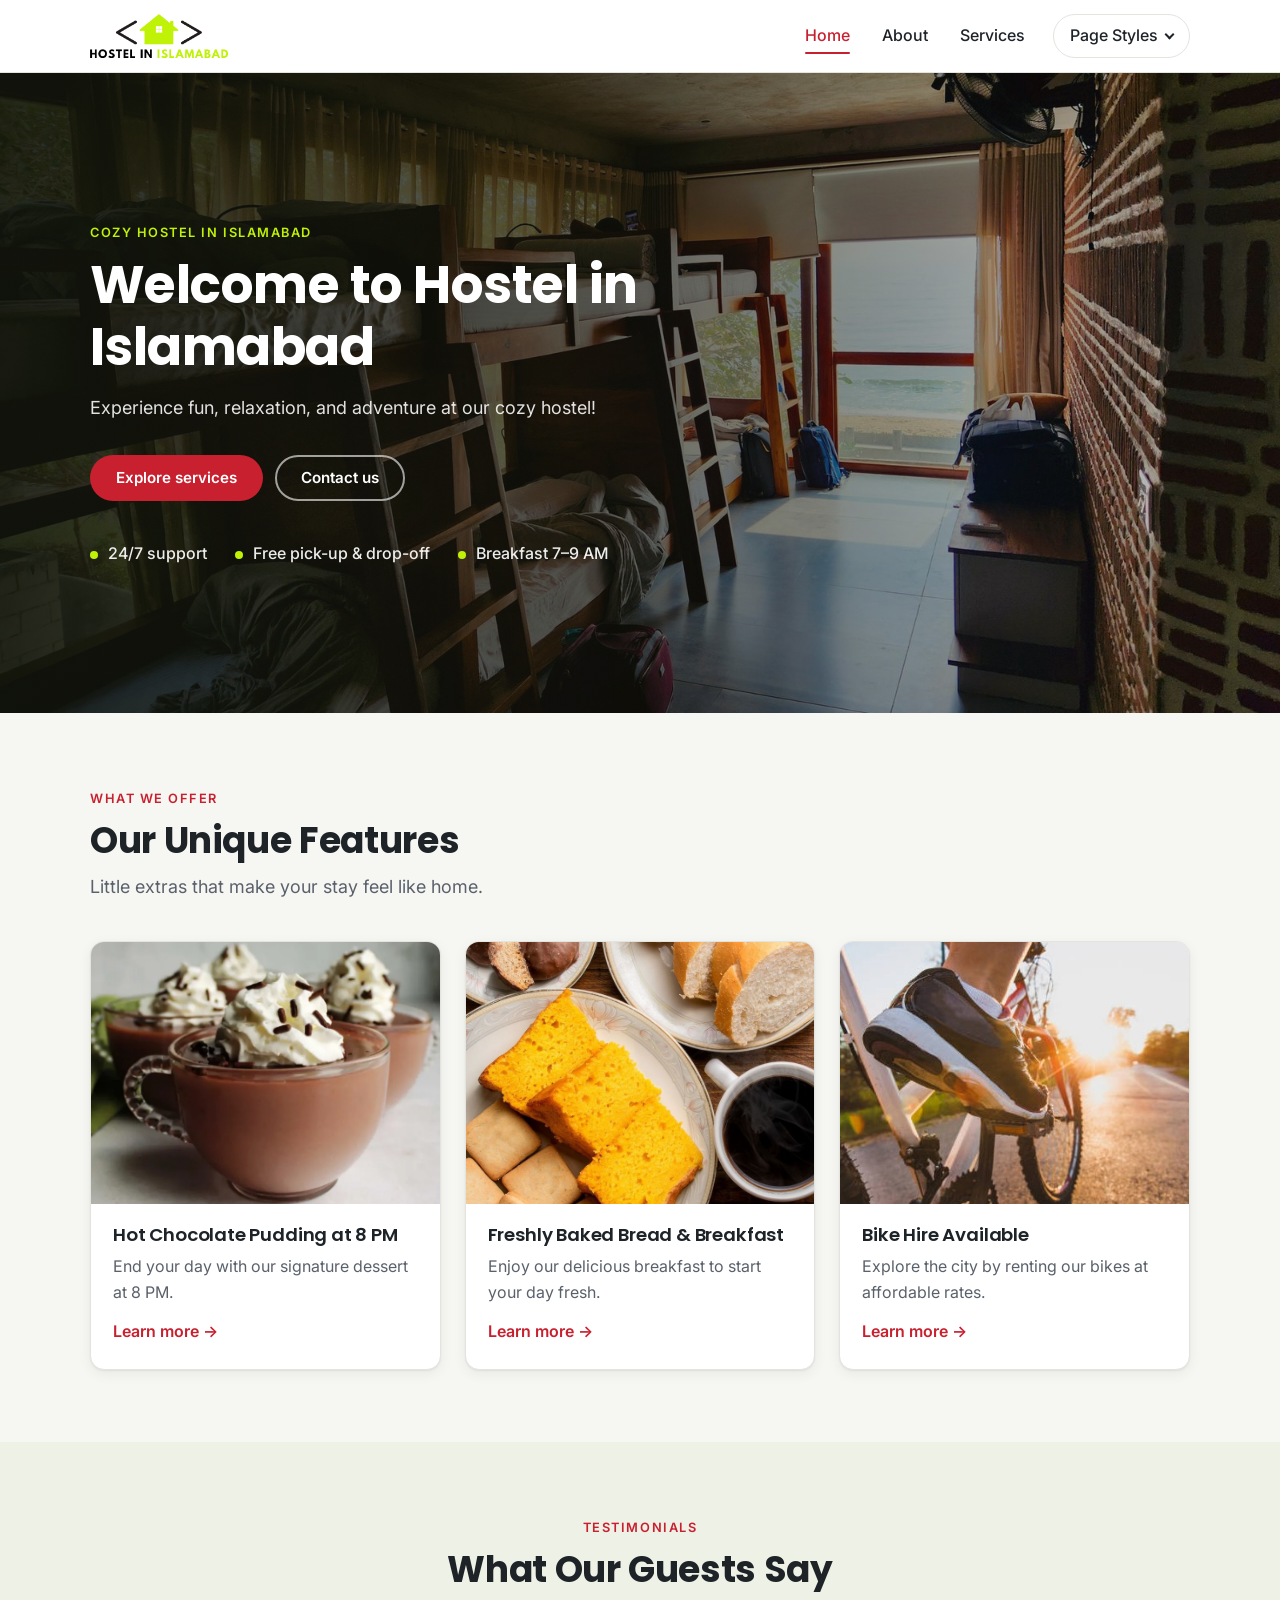
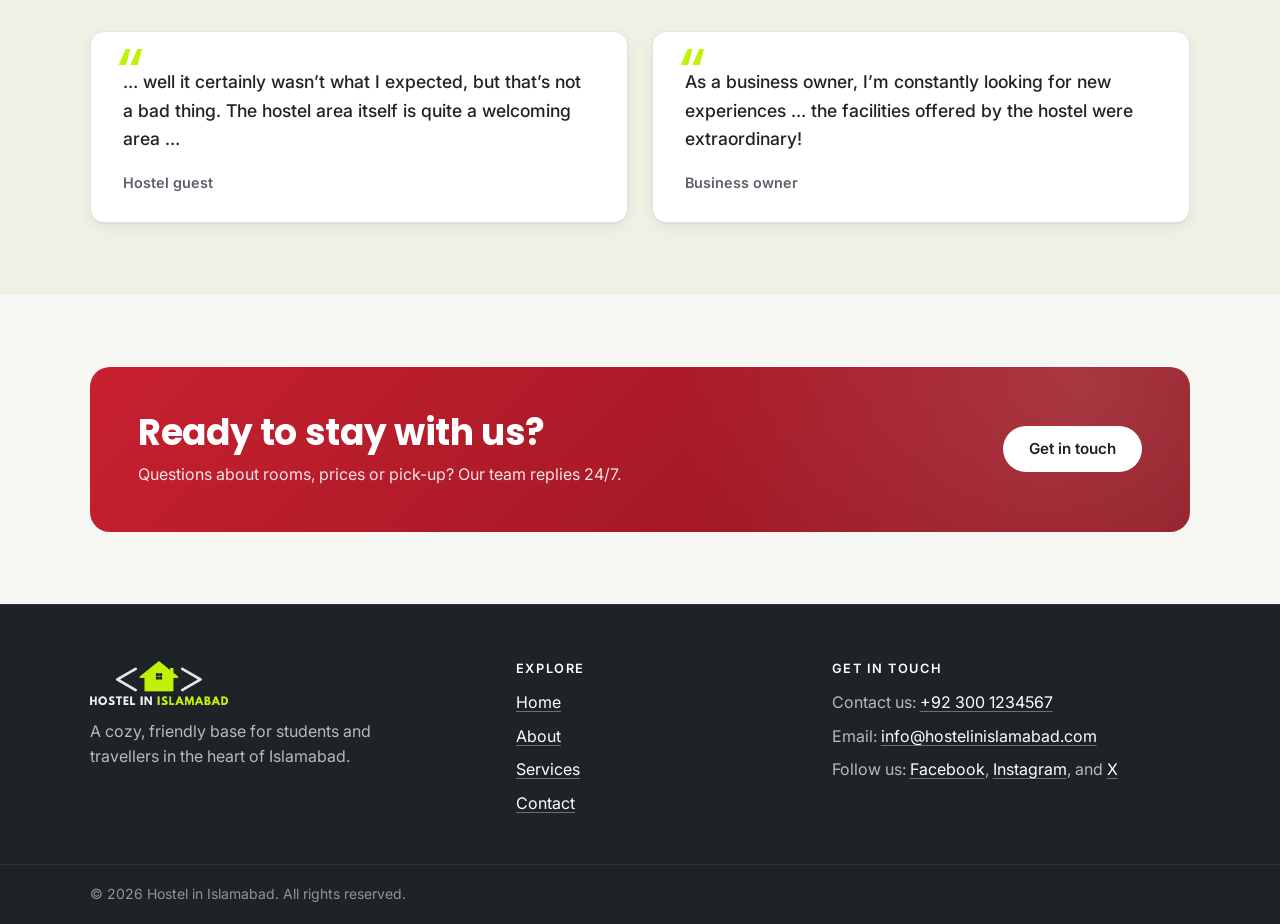
<file: index.html>
<!DOCTYPE html>
<html lang="en">
    <head>
        <meta charset="UTF-8">
        <meta name="viewport" content="width=device-width, initial-scale=1.0">
        <title>Hostel in Islamabad</title>
        <meta name="description" content="A cozy hostel in Islamabad with fresh breakfast, nightly hot chocolate pudding, bike hire and free pick-up and drop-off.">
        <link rel="icon" href="assets/images/favicon.svg" type="image/svg+xml">
        <link rel="preconnect" href="https://fonts.googleapis.com">
        <link rel="preconnect" href="https://fonts.gstatic.com" crossorigin>
        <link rel="stylesheet" href="https://fonts.googleapis.com/css2?family=Inter:wght@400;500;600&family=Poppins:ital,wght@0,600;0,700;1,600;1,700&display=swap">
        <link rel="stylesheet" href="assets/css/base.css">
        <link rel="stylesheet" href="assets/css/components.css">
        <link rel="stylesheet" href="assets/css/home.css">
        <script src="assets/js/theme.js"></script>
    </head>
    <body>
        <header class="site-header">
            <div class="container header-inner">
                <a href="index.html" class="logo">
                    <img src="assets/images/logo.png" alt="Hostel in Islamabad" width="465" height="148" class="logo-default">
                    <img src="assets/images/logo-white.png" alt="Hostel in Islamabad" width="465" height="148" class="logo-dark">
                </a>
                <button type="button" class="nav-toggle" aria-expanded="false" aria-controls="site-nav">
                    <span class="visually-hidden">Menu</span>
                    <span class="nav-toggle-bar"></span>
                </button>
                <nav class="site-nav" id="site-nav" aria-label="Main">
                    <a href="index.html" aria-current="page">Home</a>
                    <a href="about.html">About</a>
                    <a href="services.html">Services</a>
                    <div class="dropdown">
                        <button type="button" class="dropbtn">Page Styles</button>
                        <div class="dropdown-content">
                            <button type="button" onclick="toggleBackground()">Change Background Colour</button>
                            <button type="button" onclick="changeTextStyle()">Change Text Style</button>
                            <button type="button" onclick="resetTextStyle()">Reset Text Style</button>
                        </div>
                    </div>
                </nav>
            </div>
        </header>

        <main>
            <section class="hero">
                <div class="container hero-content">
                    <span class="eyebrow">Cozy hostel in Islamabad</span>
                    <h1 class="fade-in color-change">Welcome to Hostel in Islamabad</h1>
                    <p class="lead">Experience fun, relaxation, and adventure at our cozy hostel!</p>
                    <div class="hero-actions">
                        <a href="services.html" class="btn btn-primary">Explore services</a>
                        <a href="about.html#contact" class="btn btn-ghost">Contact us</a>
                    </div>
                    <ul class="hero-facts">
                        <li>24/7 support</li>
                        <li>Free pick-up &amp; drop-off</li>
                        <li>Breakfast 7&ndash;9 AM</li>
                    </ul>
                </div>
            </section>

            <section class="section">
                <div class="container">
                    <div class="section-header">
                        <span class="eyebrow">What we offer</span>
                        <h2 class="color-change">Our Unique Features</h2>
                        <p class="lead">Little extras that make your stay feel like home.</p>
                    </div>
                    <div class="grid">
                        <a href="services/pudding.html" class="card card-link">
                            <div class="card-media">
                                <img src="assets/images/pudding.jpg" alt="" width="728" height="728" loading="lazy">
                            </div>
                            <div class="card-body">
                                <h3>Hot Chocolate Pudding at 8 PM</h3>
                                <p>End your day with our signature dessert at 8 PM.</p>
                                <span class="card-more">Learn more &rarr;</span>
                            </div>
                        </a>
                        <a href="services/breakfast.html" class="card card-link">
                            <div class="card-media">
                                <img src="assets/images/breakfast.jpg" alt="" width="800" height="800" loading="lazy">
                            </div>
                            <div class="card-body">
                                <h3>Freshly Baked Bread &amp; Breakfast</h3>
                                <p>Enjoy our delicious breakfast to start your day fresh.</p>
                                <span class="card-more">Learn more &rarr;</span>
                            </div>
                        </a>
                        <a href="services/bike-hire.html" class="card card-link">
                            <div class="card-media">
                                <img src="assets/images/bike.jpg" alt="" width="408" height="408" loading="lazy">
                            </div>
                            <div class="card-body">
                                <h3>Bike Hire Available</h3>
                                <p>Explore the city by renting our bikes at affordable rates.</p>
                                <span class="card-more">Learn more &rarr;</span>
                            </div>
                        </a>
                    </div>
                </div>
            </section>

            <section class="section section-alt">
                <div class="container">
                    <div class="section-header center">
                        <span class="eyebrow">Testimonials</span>
                        <h2 class="color-change">What Our Guests Say</h2>
                    </div>
                    <div class="quote-grid">
                        <figure class="card quote-card">
                            <blockquote>
                                <p>… well it certainly wasn’t what I expected, but that’s not a bad thing. The hostel area itself is quite a welcoming area …</p>
                            </blockquote>
                            <figcaption>Hostel guest</figcaption>
                        </figure>
                        <figure class="card quote-card">
                            <blockquote>
                                <p>As a business owner, I’m constantly looking for new experiences … the facilities offered by the hostel were extraordinary!</p>
                            </blockquote>
                            <figcaption>Business owner</figcaption>
                        </figure>
                    </div>
                </div>
            </section>

            <section class="section">
                <div class="container">
                    <div class="cta-band">
                        <div>
                            <h2 class="color-change">Ready to stay with us?</h2>
                            <p>Questions about rooms, prices or pick-up? Our team replies 24/7.</p>
                        </div>
                        <a href="about.html#contact" class="btn btn-light">Get in touch</a>
                    </div>
                </div>
            </section>
        </main>
        <footer class="site-footer">
            <div class="container footer-grid">
                <div class="footer-brand">
                    <img src="assets/images/logo-white.png" alt="Hostel in Islamabad" width="465" height="148" loading="lazy">
                    <p>A cozy, friendly base for students and travellers in the heart of Islamabad.</p>
                </div>
                <div>
                    <h2 class="footer-title">Explore</h2>
                    <ul>
                        <li><a href="index.html">Home</a></li>
                        <li><a href="about.html">About</a></li>
                        <li><a href="services.html">Services</a></li>
                        <li><a href="about.html#contact">Contact</a></li>
                    </ul>
                </div>
                <div>
                    <h2 class="footer-title">Get in touch</h2>
                    <ul>
                        <li>Contact us: <a href="tel:+923001234567">+92&nbsp;300&nbsp;1234567</a></li>
                        <li>Email: <a href="mailto:info@hostelinislamabad.com">info@hostelinislamabad.com</a></li>
                        <li>Follow us: <a href="https://www.facebook.com" target="_blank" rel="noopener noreferrer">Facebook</a>, <a href="https://www.instagram.com" target="_blank" rel="noopener noreferrer">Instagram</a>, and <a href="https://www.x.com" target="_blank" rel="noopener noreferrer">X</a></li>
                    </ul>
                </div>
            </div>
            <div class="footer-bottom">
                <div class="container">&copy; 2026 Hostel in Islamabad. All rights reserved.</div>
            </div>
        </footer>

        <script src="assets/js/main.js"></script>
    </body>
</html>
</file>
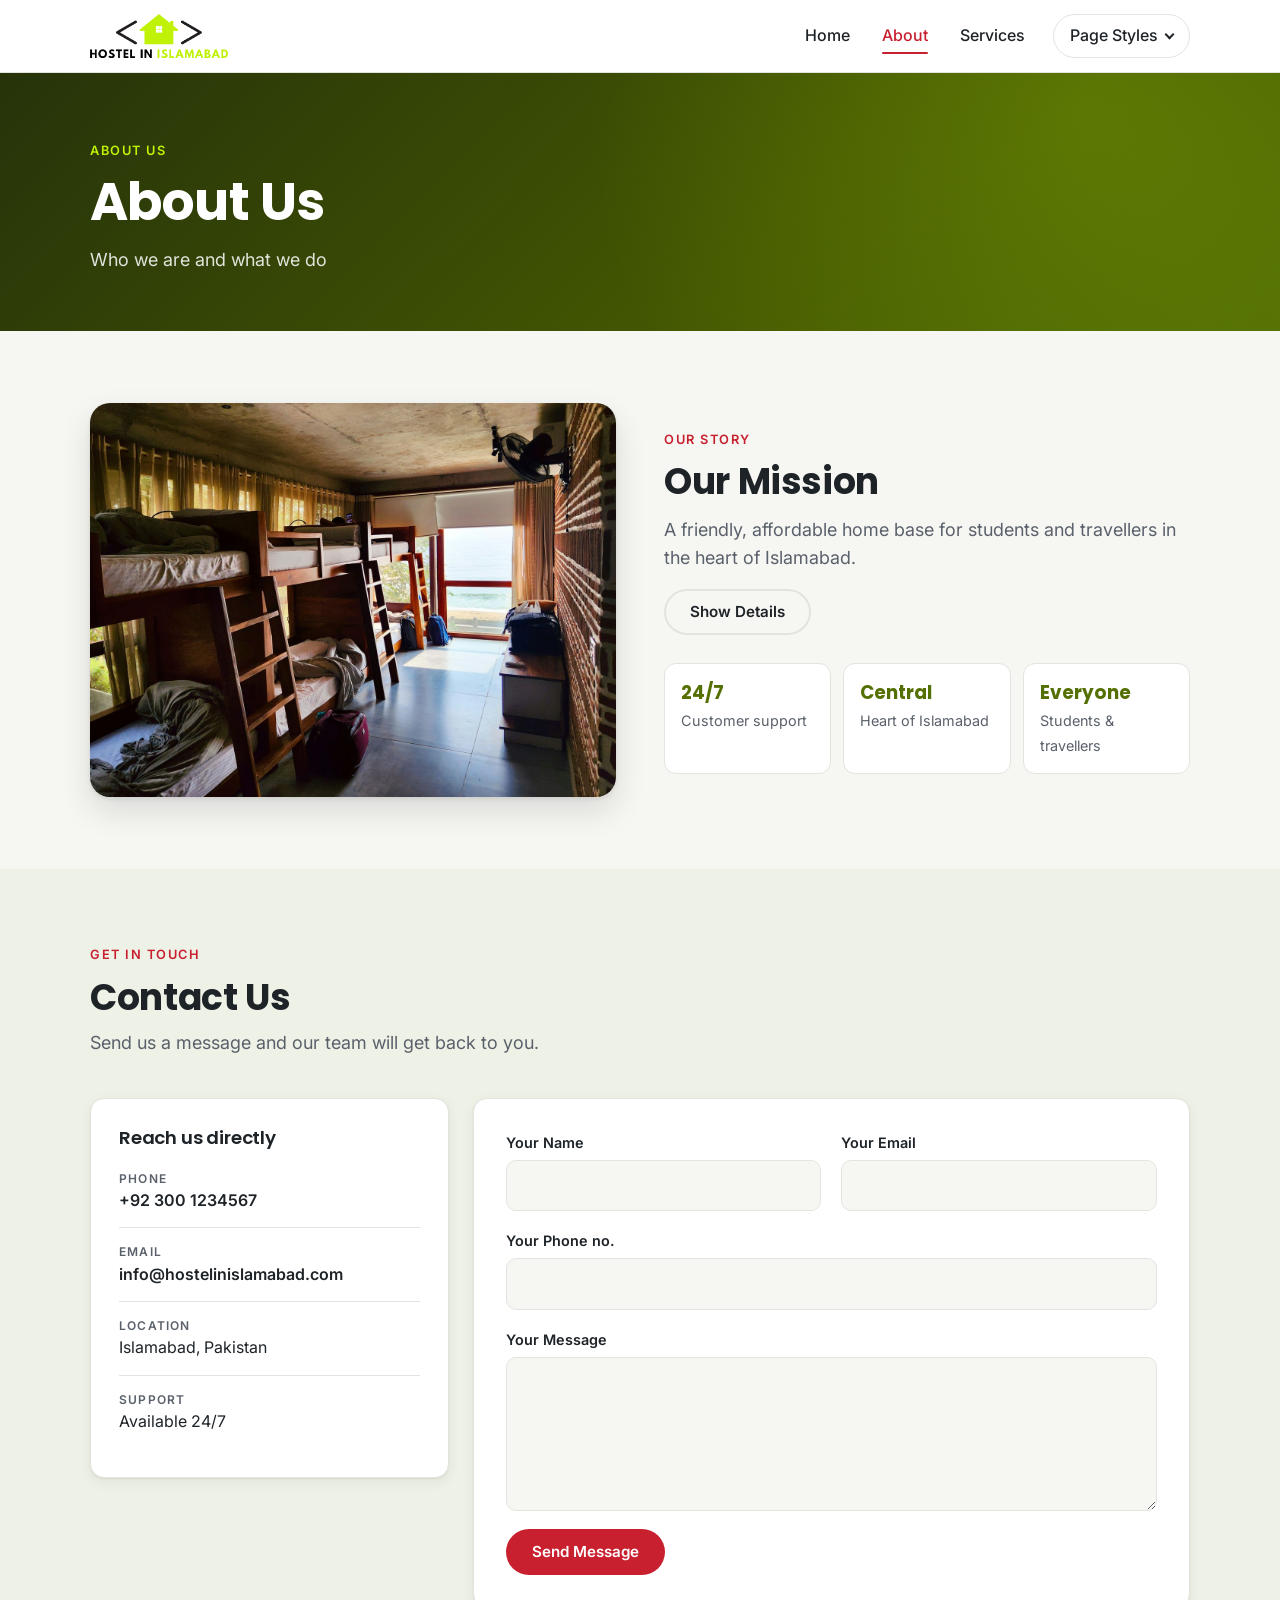
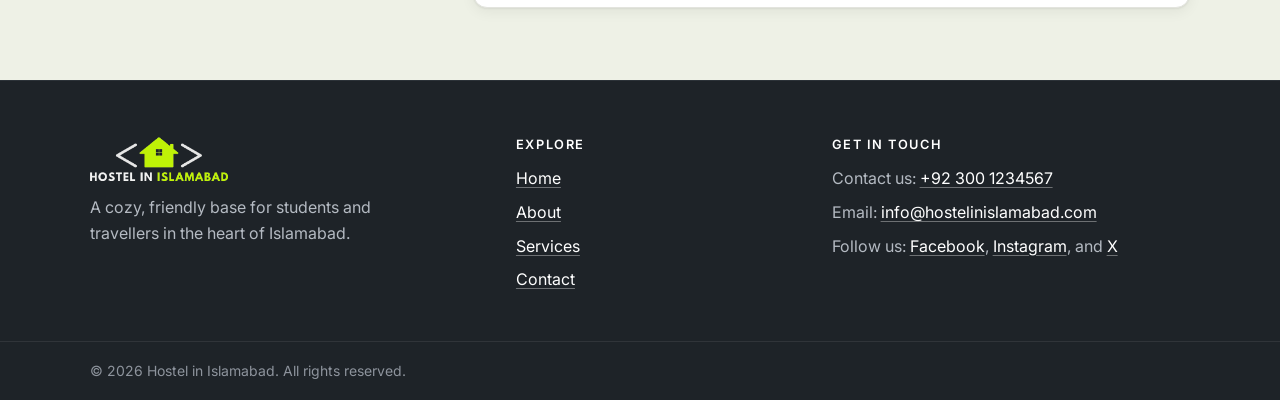
<file: about.html>
<!DOCTYPE html>
<html lang="en">
    <head>
        <meta charset="UTF-8">
        <meta name="viewport" content="width=device-width, initial-scale=1.0">
        <title>About Us - Hostel in Islamabad</title>
        <meta name="description" content="Learn about Hostel in Islamabad and contact our 24/7 support team.">
        <link rel="icon" href="assets/images/favicon.svg" type="image/svg+xml">
        <link rel="preconnect" href="https://fonts.googleapis.com">
        <link rel="preconnect" href="https://fonts.gstatic.com" crossorigin>
        <link rel="stylesheet" href="https://fonts.googleapis.com/css2?family=Inter:wght@400;500;600&family=Poppins:ital,wght@0,600;0,700;1,600;1,700&display=swap">
        <link rel="stylesheet" href="assets/css/base.css">
        <link rel="stylesheet" href="assets/css/components.css">
        <link rel="stylesheet" href="assets/css/about.css">
        <script src="assets/js/theme.js"></script>
    </head>
    <body>
        <header class="site-header">
            <div class="container header-inner">
                <a href="index.html" class="logo">
                    <img src="assets/images/logo.png" alt="Hostel in Islamabad" width="465" height="148" class="logo-default">
                    <img src="assets/images/logo-white.png" alt="Hostel in Islamabad" width="465" height="148" class="logo-dark">
                </a>
                <button type="button" class="nav-toggle" aria-expanded="false" aria-controls="site-nav">
                    <span class="visually-hidden">Menu</span>
                    <span class="nav-toggle-bar"></span>
                </button>
                <nav class="site-nav" id="site-nav" aria-label="Main">
                    <a href="index.html">Home</a>
                    <a href="about.html" aria-current="page">About</a>
                    <a href="services.html">Services</a>
                    <div class="dropdown">
                        <button type="button" class="dropbtn">Page Styles</button>
                        <div class="dropdown-content">
                            <button type="button" onclick="toggleBackground()">Change Background Colour</button>
                            <button type="button" onclick="changeTextStyle()">Change Text Style</button>
                            <button type="button" onclick="resetTextStyle()">Reset Text Style</button>
                        </div>
                    </div>
                </nav>
            </div>
        </header>

        <main>
            <section class="page-banner">
                <div class="container">
                    <span class="eyebrow">About us</span>
                    <h1 class="color-change">About Us</h1>
                    <p class="lead">Who we are and what we do</p>
                </div>
            </section>

            <section class="section">
                <div class="container two-col">
                    <div class="about-media">
                        <img src="assets/images/hostel.jpg" alt="Dorm room with wooden bunk beds and a large window" width="1600" height="1038">
                    </div>
                    <div class="about-copy">
                        <span class="eyebrow">Our story</span>
                        <h2 class="color-change">Our Mission</h2>
                        <p class="lead">A friendly, affordable home base for students and travellers in the heart of Islamabad.</p>
                        <p class="about-details" id="about-details">Located in the heart of Islamabad, we have been providing the best hostel facilities for students and travelers alike. Our aim is to make your stay in Islamabad the most memorable one of your life. Our customer support team is active 24/7 to provide you with the best service and to solve any of your unforeseen problems during your stay or somehow related to it.</p>
                        <button type="button" id="toggleDetailsBtn" class="btn btn-outline" onclick="toggleDetails()" aria-expanded="false" aria-controls="about-details">Show Details</button>
                        <ul class="highlights">
                            <li><strong>24/7</strong><span>Customer support</span></li>
                            <li><strong>Central</strong><span>Heart of Islamabad</span></li>
                            <li><strong>Everyone</strong><span>Students &amp; travellers</span></li>
                        </ul>
                    </div>
                </div>
            </section>

            <section class="section section-alt" id="contact">
                <div class="container">
                    <div class="section-header">
                        <span class="eyebrow">Get in touch</span>
                        <h2 class="color-change">Contact Us</h2>
                        <p class="lead">Send us a message and our team will get back to you.</p>
                    </div>
                    <div class="contact-layout">
                        <aside class="card contact-info">
                            <h3>Reach us directly</h3>
                            <ul>
                                <li><span class="label">Phone</span><a href="tel:+923001234567">+92&nbsp;300&nbsp;1234567</a></li>
                                <li><span class="label">Email</span><a href="mailto:info@hostelinislamabad.com">info@hostelinislamabad.com</a></li>
                                <li><span class="label">Location</span>Islamabad, Pakistan</li>
                                <li><span class="label">Support</span>Available 24/7</li>
                            </ul>
                        </aside>
                        <form action="#" id="contact-form" method="POST" class="card form-card form-grid" novalidate>
                            <div class="field">
                                <label for="name">Your Name</label>
                                <input type="text" id="name" name="name" autocomplete="name" required>
                            </div>
                            <div class="field">
                                <label for="email">Your Email</label>
                                <input type="email" id="email" name="email" autocomplete="email" required>
                            </div>
                            <div class="field field-full">
                                <label for="phone">Your Phone no.</label>
                                <input type="tel" id="phone" name="phone" autocomplete="tel" required>
                            </div>
                            <div class="field field-full">
                                <label for="message">Your Message</label>
                                <textarea id="message" name="message" rows="5" required></textarea>
                            </div>
                            <div class="form-actions">
                                <button type="submit" class="btn btn-primary">Send Message</button>
                            </div>
                        </form>
                    </div>
                </div>
            </section>
        </main>
        <footer class="site-footer">
            <div class="container footer-grid">
                <div class="footer-brand">
                    <img src="assets/images/logo-white.png" alt="Hostel in Islamabad" width="465" height="148" loading="lazy">
                    <p>A cozy, friendly base for students and travellers in the heart of Islamabad.</p>
                </div>
                <div>
                    <h2 class="footer-title">Explore</h2>
                    <ul>
                        <li><a href="index.html">Home</a></li>
                        <li><a href="about.html">About</a></li>
                        <li><a href="services.html">Services</a></li>
                        <li><a href="about.html#contact">Contact</a></li>
                    </ul>
                </div>
                <div>
                    <h2 class="footer-title">Get in touch</h2>
                    <ul>
                        <li>Contact us: <a href="tel:+923001234567">+92&nbsp;300&nbsp;1234567</a></li>
                        <li>Email: <a href="mailto:info@hostelinislamabad.com">info@hostelinislamabad.com</a></li>
                        <li>Follow us: <a href="https://www.facebook.com" target="_blank" rel="noopener noreferrer">Facebook</a>, <a href="https://www.instagram.com" target="_blank" rel="noopener noreferrer">Instagram</a>, and <a href="https://www.x.com" target="_blank" rel="noopener noreferrer">X</a></li>
                    </ul>
                </div>
            </div>
            <div class="footer-bottom">
                <div class="container">&copy; 2026 Hostel in Islamabad. All rights reserved.</div>
            </div>
        </footer>

        <script src="assets/js/main.js"></script>
        <script src="assets/js/about.js"></script>
    </body>
</html>
</file>
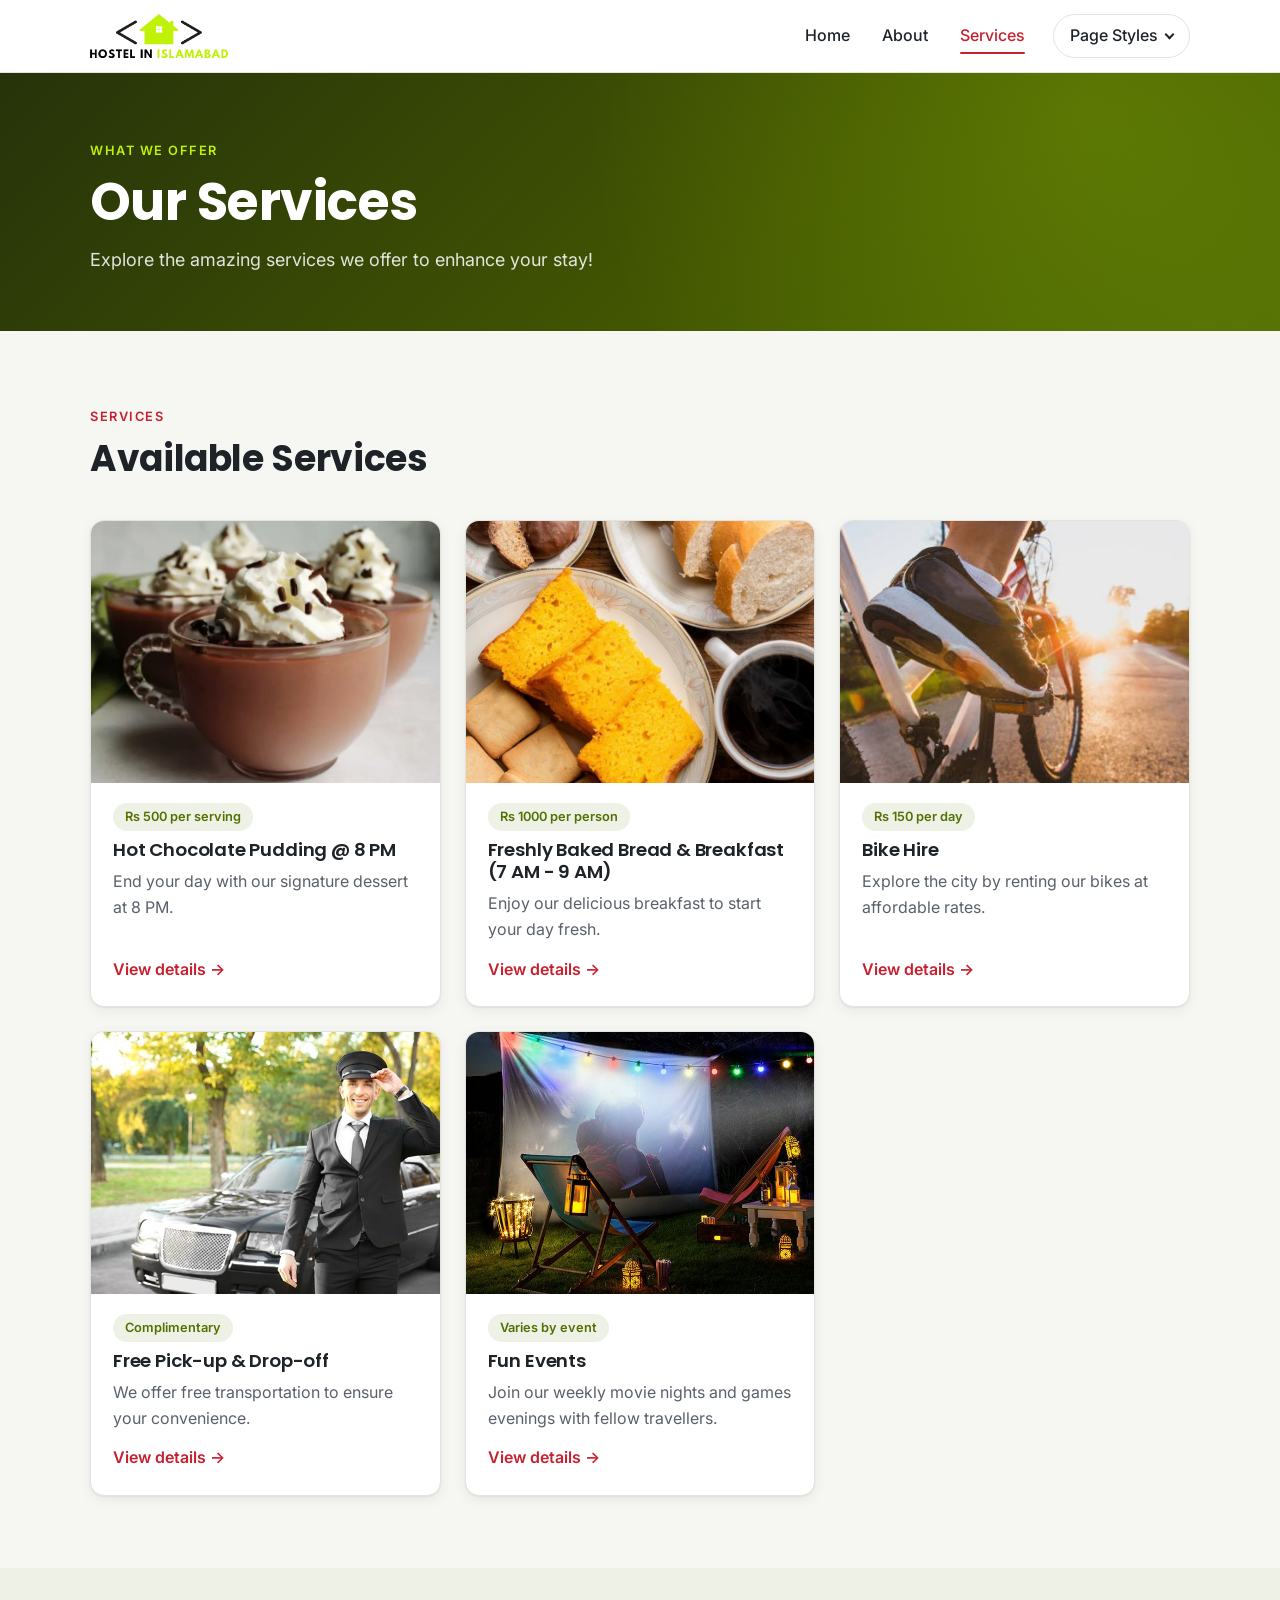
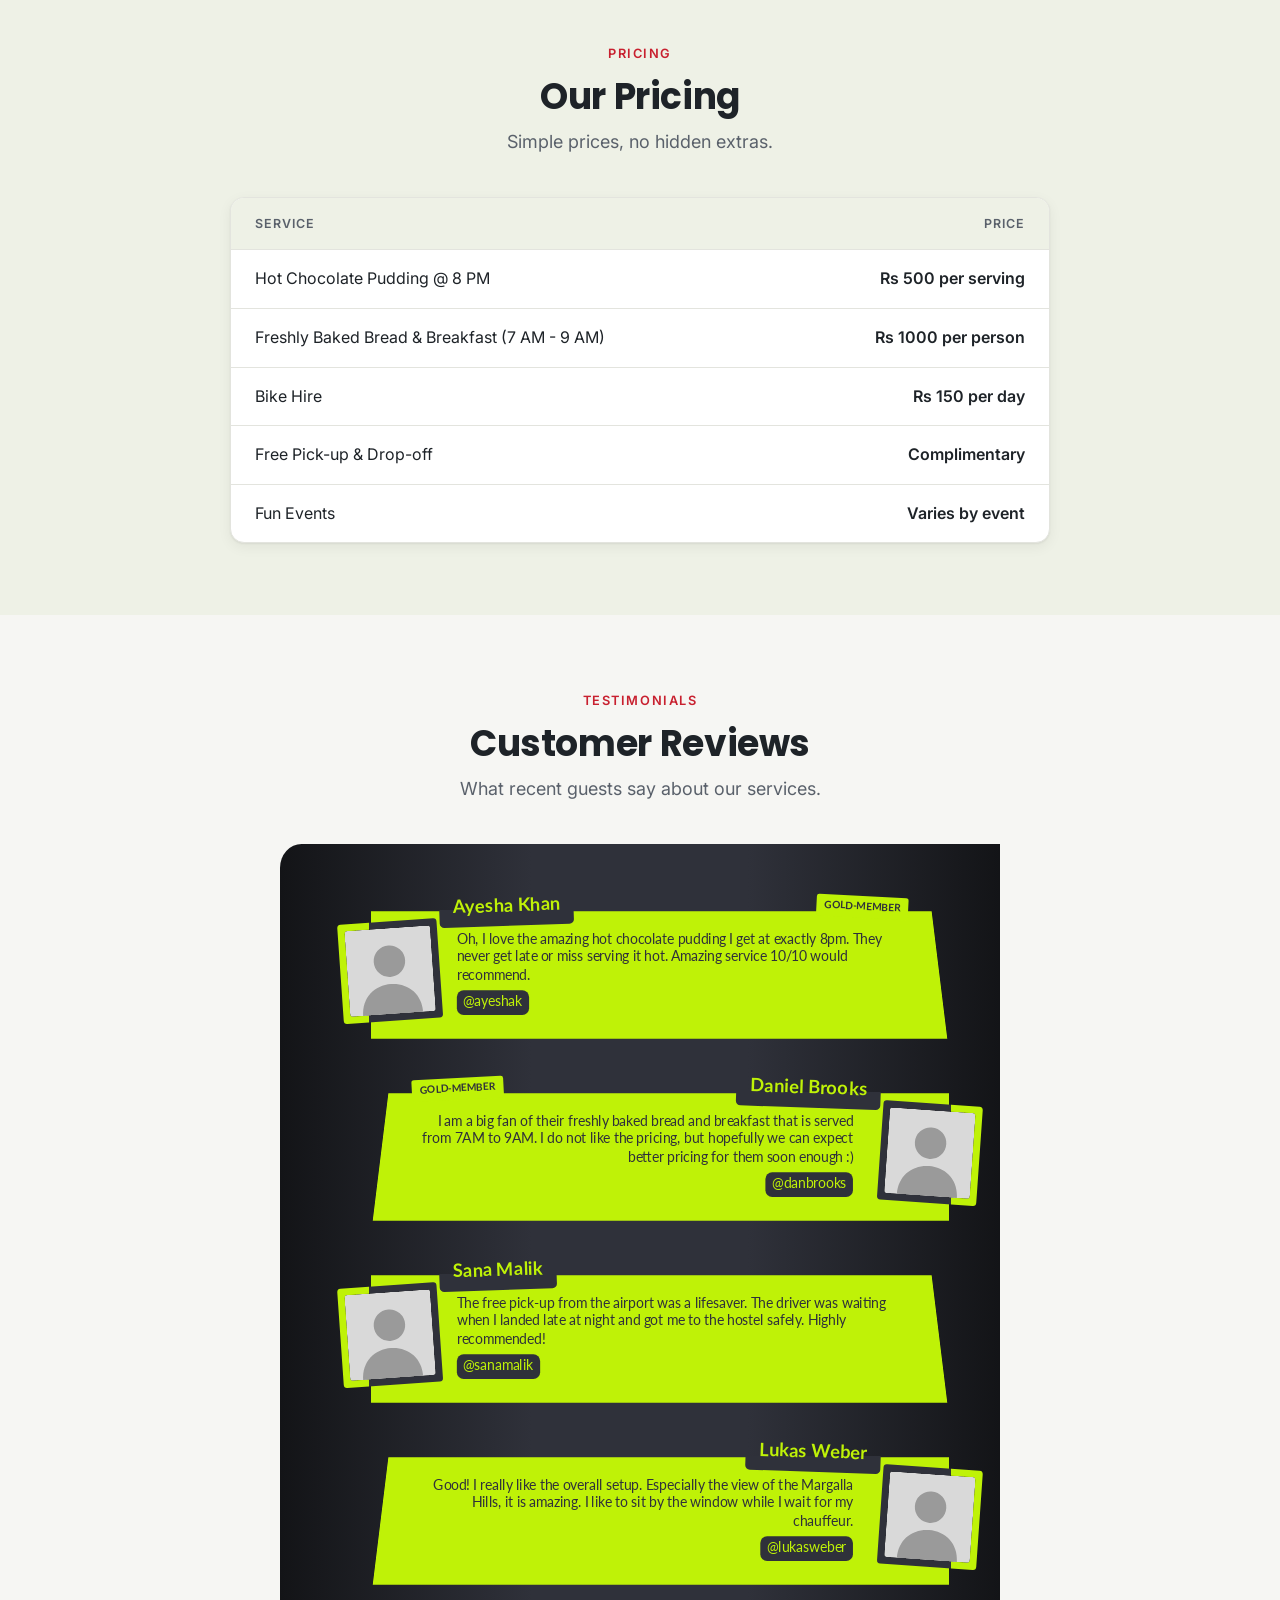
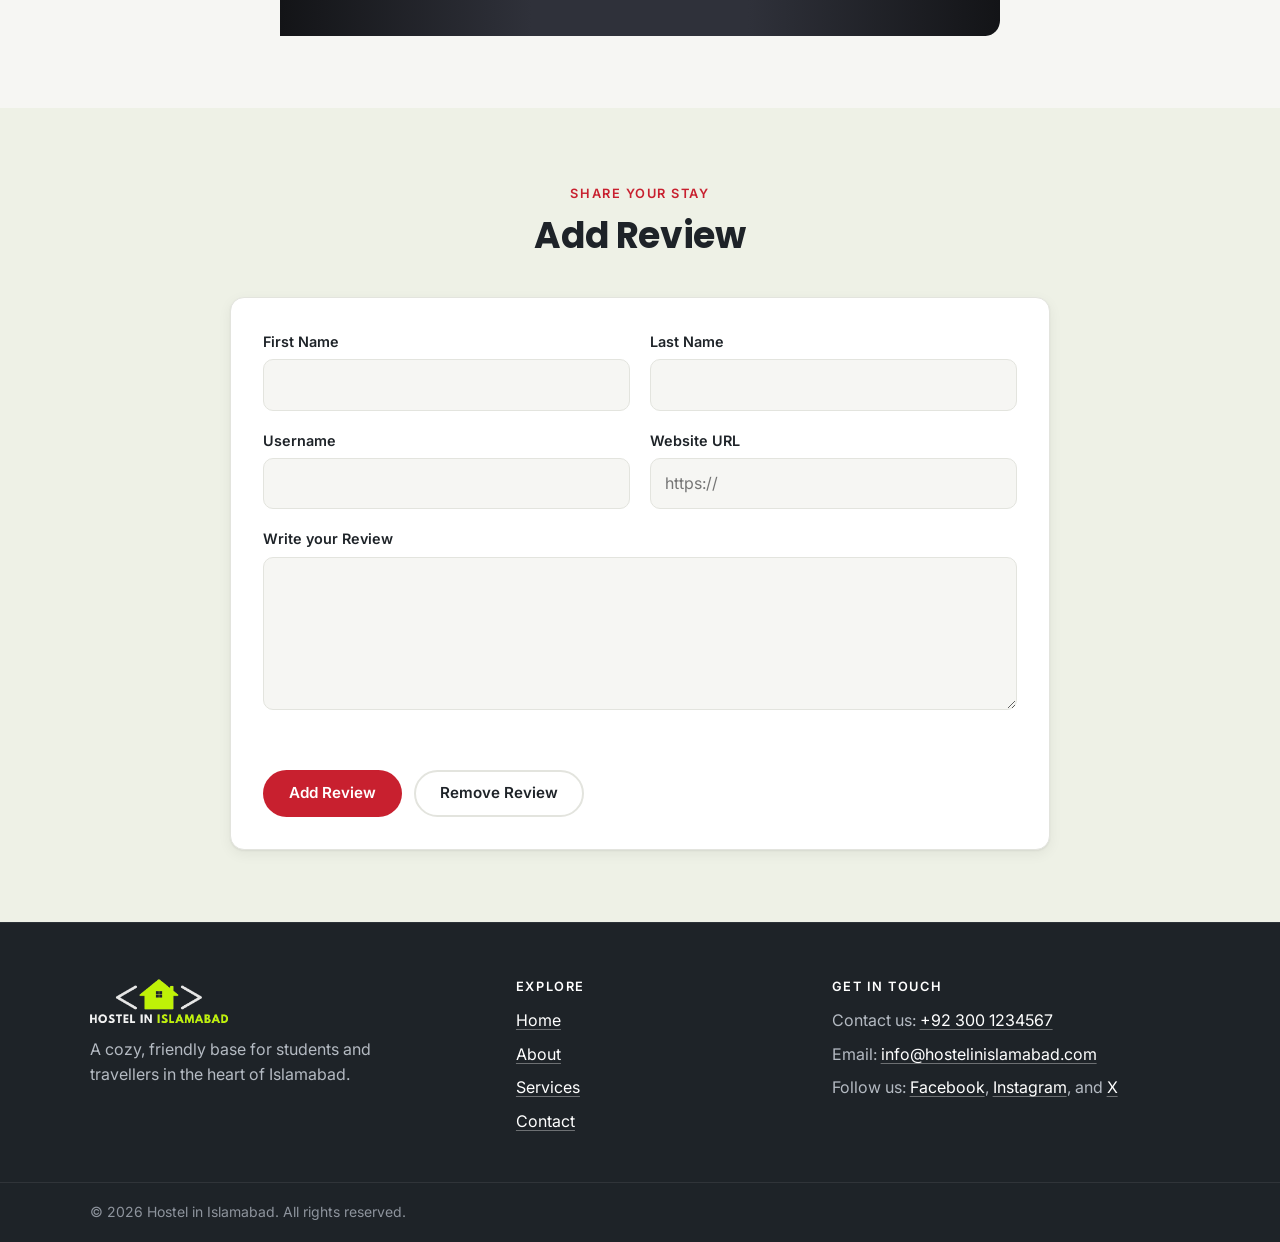
<file: services.html>
<!DOCTYPE html>
<html lang="en">
    <head>
        <meta charset="UTF-8">
        <meta name="viewport" content="width=device-width, initial-scale=1.0">
        <title>Our Services - Hostel in Islamabad</title>
        <meta name="description" content="Services and prices at Hostel in Islamabad: breakfast, hot chocolate pudding, bike hire, free pick-up and fun events.">
        <link rel="icon" href="assets/images/favicon.svg" type="image/svg+xml">
        <link rel="preconnect" href="https://fonts.googleapis.com">
        <link rel="preconnect" href="https://fonts.gstatic.com" crossorigin>
        <link rel="stylesheet" href="https://fonts.googleapis.com/css2?family=Inter:wght@400;500;600&family=Lato:wght@400;700&family=Poppins:ital,wght@0,600;0,700;1,600;1,700&display=swap">
        <link rel="stylesheet" href="assets/css/base.css">
        <link rel="stylesheet" href="assets/css/components.css">
        <link rel="stylesheet" href="assets/css/services.css">
        <script src="assets/js/theme.js"></script>
    </head>
    <body>
        <header class="site-header">
            <div class="container header-inner">
                <a href="index.html" class="logo">
                    <img src="assets/images/logo.png" alt="Hostel in Islamabad" width="465" height="148" class="logo-default">
                    <img src="assets/images/logo-white.png" alt="Hostel in Islamabad" width="465" height="148" class="logo-dark">
                </a>
                <button type="button" class="nav-toggle" aria-expanded="false" aria-controls="site-nav">
                    <span class="visually-hidden">Menu</span>
                    <span class="nav-toggle-bar"></span>
                </button>
                <nav class="site-nav" id="site-nav" aria-label="Main">
                    <a href="index.html">Home</a>
                    <a href="about.html">About</a>
                    <a href="services.html" aria-current="page">Services</a>
                    <div class="dropdown">
                        <button type="button" class="dropbtn">Page Styles</button>
                        <div class="dropdown-content">
                            <button type="button" onclick="toggleBackground()">Change Background Colour</button>
                            <button type="button" onclick="changeTextStyle()">Change Text Style</button>
                            <button type="button" onclick="resetTextStyle()">Reset Text Style</button>
                        </div>
                    </div>
                </nav>
            </div>
        </header>

        <main>
            <section class="page-banner">
                <div class="container">
                    <span class="eyebrow">What we offer</span>
                    <h1 class="color-change">Our Services</h1>
                    <p class="lead">Explore the amazing services we offer to enhance your stay!</p>
                </div>
            </section>

            <section class="section">
                <div class="container">
                    <div class="section-header">
                        <span class="eyebrow">Services</span>
                        <h2 class="color-change">Available Services</h2>
                    </div>
                    <div class="grid">
                        <a href="services/pudding.html" class="card card-link">
                            <div class="card-media">
                                <img src="assets/images/pudding.jpg" alt="" width="728" height="728" loading="lazy">
                            </div>
                            <div class="card-body">
                                <span class="chip">Rs 500 per serving</span>
                                <h3>Hot Chocolate Pudding @ 8 PM</h3>
                                <p>End your day with our signature dessert at 8 PM.</p>
                                <span class="card-more">View details &rarr;</span>
                            </div>
                        </a>
                        <a href="services/breakfast.html" class="card card-link">
                            <div class="card-media">
                                <img src="assets/images/breakfast.jpg" alt="" width="800" height="800" loading="lazy">
                            </div>
                            <div class="card-body">
                                <span class="chip">Rs 1000 per person</span>
                                <h3>Freshly Baked Bread &amp; Breakfast (7 AM - 9 AM)</h3>
                                <p>Enjoy our delicious breakfast to start your day fresh.</p>
                                <span class="card-more">View details &rarr;</span>
                            </div>
                        </a>
                        <a href="services/bike-hire.html" class="card card-link">
                            <div class="card-media">
                                <img src="assets/images/bike.jpg" alt="" width="408" height="408" loading="lazy">
                            </div>
                            <div class="card-body">
                                <span class="chip">Rs 150 per day</span>
                                <h3>Bike Hire</h3>
                                <p>Explore the city by renting our bikes at affordable rates.</p>
                                <span class="card-more">View details &rarr;</span>
                            </div>
                        </a>
                        <a href="services/pickup.html" class="card card-link">
                            <div class="card-media">
                                <img src="assets/images/pickup.jpg" alt="" width="624" height="416" loading="lazy">
                            </div>
                            <div class="card-body">
                                <span class="chip">Complimentary</span>
                                <h3>Free Pick-up &amp; Drop-off</h3>
                                <p>We offer free transportation to ensure your convenience.</p>
                                <span class="card-more">View details &rarr;</span>
                            </div>
                        </a>
                        <a href="services/events.html" class="card card-link">
                            <div class="card-media">
                                <img src="assets/images/events.jpg" alt="" width="640" height="480" loading="lazy">
                            </div>
                            <div class="card-body">
                                <span class="chip">Varies by event</span>
                                <h3>Fun Events</h3>
                                <p>Join our weekly movie nights and games evenings with fellow travellers.</p>
                                <span class="card-more">View details &rarr;</span>
                            </div>
                        </a>
                    </div>
                </div>
            </section>

            <section class="section section-alt">
                <div class="container container-narrow">
                    <div class="section-header center">
                        <span class="eyebrow">Pricing</span>
                        <h2 class="color-change">Our Pricing</h2>
                        <p class="lead">Simple prices, no hidden extras.</p>
                    </div>
                    <div class="card">
                        <table class="pricing-table">
                            <thead>
                                <tr>
                                    <th scope="col">Service</th>
                                    <th scope="col">Price</th>
                                </tr>
                            </thead>
                            <tbody>
                                <tr>
                                    <td>Hot Chocolate Pudding @ 8 PM</td>
                                    <td>Rs 500 per serving</td>
                                </tr>
                                <tr>
                                    <td>Freshly Baked Bread &amp; Breakfast (7 AM - 9 AM)</td>
                                    <td>Rs 1000 per person</td>
                                </tr>
                                <tr>
                                    <td>Bike Hire</td>
                                    <td>Rs 150 per day</td>
                                </tr>
                                <tr>
                                    <td>Free Pick-up &amp; Drop-off</td>
                                    <td>Complimentary</td>
                                </tr>
                                <tr>
                                    <td>Fun Events</td>
                                    <td>Varies by event</td>
                                </tr>
                            </tbody>
                        </table>
                    </div>
                </div>
            </section>

            <section class="section">
                <div class="container">
                    <div class="section-header center">
                        <span class="eyebrow">Testimonials</span>
                        <h2 class="color-change">Customer Reviews</h2>
                        <p class="lead">What recent guests say about our services.</p>
                    </div>
                    <div class="reviews">
                        <div class="content">
                            <ul class="team">
                                <li class="member co-funder">
                                    <div class="thumb"><img src="assets/images/avatar.svg" alt="" width="120" height="120" loading="lazy"></div>
                                    <div class="description">
                                        <h3>Ayesha Khan</h3>
                                        <p>Oh, I love the amazing hot chocolate pudding I get at exactly 8pm. They never get late or miss serving it hot. Amazing service 10/10 would recommend.<br><a>@ayeshak</a></p>
                                    </div>
                                </li>
                                <li class="member co-funder">
                                    <div class="thumb"><img src="assets/images/avatar.svg" alt="" width="120" height="120" loading="lazy"></div>
                                    <div class="description">
                                        <h3>Daniel Brooks</h3>
                                        <p>I am a big fan of their freshly baked bread and breakfast that is served from 7AM to 9AM. I do not like the pricing, but hopefully we can expect better pricing for them soon enough :)<br><a>@danbrooks</a></p>
                                    </div>
                                </li>
                                <li class="member">
                                    <div class="thumb"><img src="assets/images/avatar.svg" alt="" width="120" height="120" loading="lazy"></div>
                                    <div class="description">
                                        <h3>Sana Malik</h3>
                                        <p>The free pick-up from the airport was a lifesaver. The driver was waiting when I landed late at night and got me to the hostel safely. Highly recommended!<br><a>@sanamalik</a></p>
                                    </div>
                                </li>
                                <li class="member">
                                    <div class="thumb"><img src="assets/images/avatar.svg" alt="" width="120" height="120" loading="lazy"></div>
                                    <div class="description">
                                        <h3>Lukas Weber</h3>
                                        <p>Good! I really like the overall setup. Especially the view of the Margalla Hills, it is amazing. I like to sit by the window while I wait for my chauffeur.<br><a>@lukasweber</a></p>
                                    </div>
                                </li>
                            </ul>
                        </div>
                    </div>
                </div>
            </section>

            <section class="section section-alt">
                <div class="container container-narrow">
                    <div class="section-header center">
                        <span class="eyebrow">Share your stay</span>
                        <h2 class="color-change">Add Review</h2>
                    </div>
                    <form action="#" id="review_form" class="card form-card form-grid" novalidate>
                        <div class="field">
                            <label for="first_name">First Name</label>
                            <input id="first_name" type="text" autocomplete="given-name" required>
                        </div>
                        <div class="field">
                            <label for="last_name">Last Name</label>
                            <input id="last_name" type="text" autocomplete="family-name" required>
                        </div>
                        <div class="field">
                            <label for="username">Username</label>
                            <input id="username" type="text" required>
                        </div>
                        <div class="field">
                            <label for="url">Website URL</label>
                            <input id="url" type="url" placeholder="https://" required>
                        </div>
                        <div class="field field-full">
                            <label for="review_text">Write your Review</label>
                            <textarea id="review_text" rows="5" required></textarea>
                        </div>
                        <p id="warning" class="form-status" aria-live="polite"></p>
                        <div class="form-actions">
                            <button id="addReviewButton" type="submit" class="btn btn-primary">Add Review</button>
                            <button id="removeReviewButton" type="button" class="btn btn-outline">Remove Review</button>
                        </div>
                    </form>
                </div>
            </section>
        </main>
        <footer class="site-footer">
            <div class="container footer-grid">
                <div class="footer-brand">
                    <img src="assets/images/logo-white.png" alt="Hostel in Islamabad" width="465" height="148" loading="lazy">
                    <p>A cozy, friendly base for students and travellers in the heart of Islamabad.</p>
                </div>
                <div>
                    <h2 class="footer-title">Explore</h2>
                    <ul>
                        <li><a href="index.html">Home</a></li>
                        <li><a href="about.html">About</a></li>
                        <li><a href="services.html">Services</a></li>
                        <li><a href="about.html#contact">Contact</a></li>
                    </ul>
                </div>
                <div>
                    <h2 class="footer-title">Get in touch</h2>
                    <ul>
                        <li>Contact us: <a href="tel:+923001234567">+92&nbsp;300&nbsp;1234567</a></li>
                        <li>Email: <a href="mailto:info@hostelinislamabad.com">info@hostelinislamabad.com</a></li>
                        <li>Follow us: <a href="https://www.facebook.com" target="_blank" rel="noopener noreferrer">Facebook</a>, <a href="https://www.instagram.com" target="_blank" rel="noopener noreferrer">Instagram</a>, and <a href="https://www.x.com" target="_blank" rel="noopener noreferrer">X</a></li>
                    </ul>
                </div>
            </div>
            <div class="footer-bottom">
                <div class="container">&copy; 2026 Hostel in Islamabad. All rights reserved.</div>
            </div>
        </footer>

        <script src="assets/js/main.js"></script>
        <script src="assets/js/reviews.js"></script>
    </body>
</html>
</file>
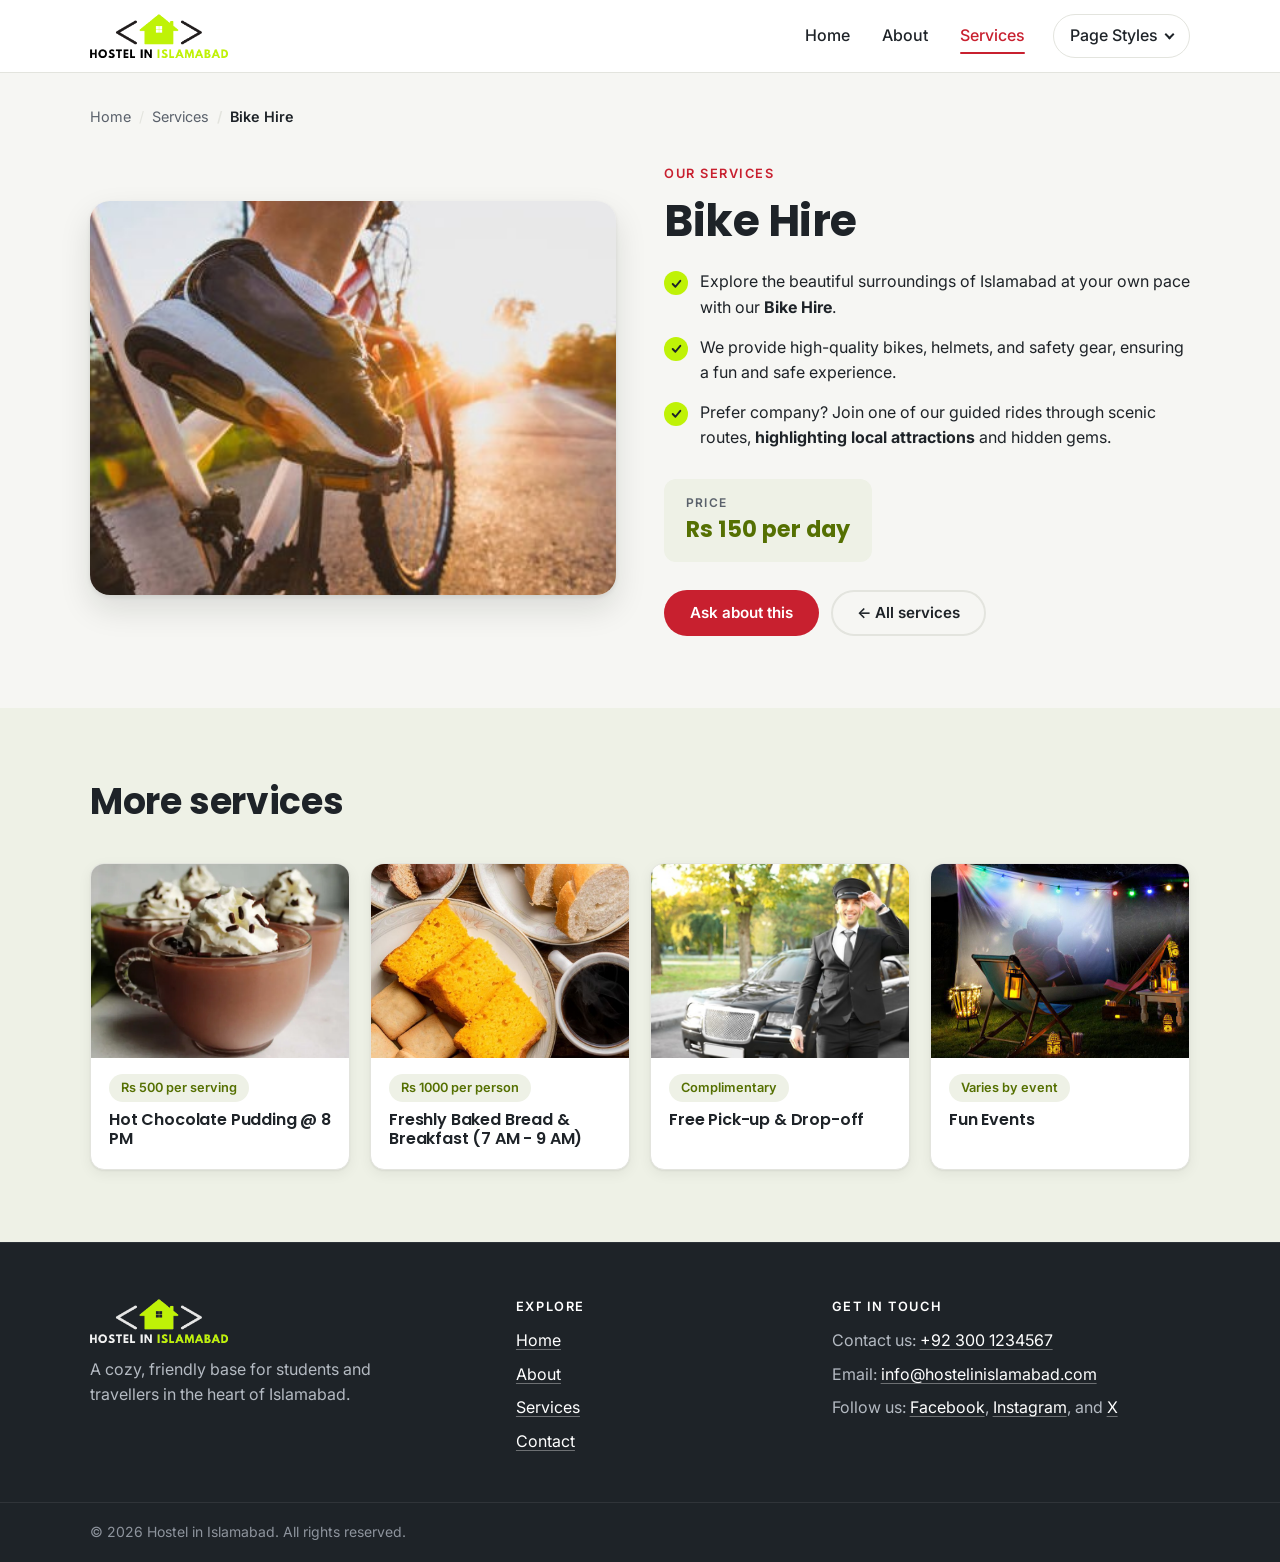
<file: services/bike-hire.html>
<!DOCTYPE html>
<html lang="en">
    <head>
        <meta charset="UTF-8">
        <meta name="viewport" content="width=device-width, initial-scale=1.0">
        <title>Bike Hire - Hostel in Islamabad</title>
        <meta name="description" content="Hire a bike from Hostel in Islamabad and explore the city and its scenic routes at your own pace.">
        <link rel="icon" href="../assets/images/favicon.svg" type="image/svg+xml">
        <link rel="preconnect" href="https://fonts.googleapis.com">
        <link rel="preconnect" href="https://fonts.gstatic.com" crossorigin>
        <link rel="stylesheet" href="https://fonts.googleapis.com/css2?family=Inter:wght@400;500;600&family=Poppins:ital,wght@0,600;0,700;1,600;1,700&display=swap">
        <link rel="stylesheet" href="../assets/css/base.css">
        <link rel="stylesheet" href="../assets/css/components.css">
        <link rel="stylesheet" href="../assets/css/service-detail.css">
        <script src="../assets/js/theme.js"></script>
    </head>
    <body>
        <header class="site-header">
            <div class="container header-inner">
                <a href="../index.html" class="logo">
                    <img src="../assets/images/logo.png" alt="Hostel in Islamabad" width="465" height="148" class="logo-default">
                    <img src="../assets/images/logo-white.png" alt="Hostel in Islamabad" width="465" height="148" class="logo-dark">
                </a>
                <button type="button" class="nav-toggle" aria-expanded="false" aria-controls="site-nav">
                    <span class="visually-hidden">Menu</span>
                    <span class="nav-toggle-bar"></span>
                </button>
                <nav class="site-nav" id="site-nav" aria-label="Main">
                    <a href="../index.html">Home</a>
                    <a href="../about.html">About</a>
                    <a href="../services.html" aria-current="page">Services</a>
                    <div class="dropdown">
                        <button type="button" class="dropbtn">Page Styles</button>
                        <div class="dropdown-content">
                            <button type="button" onclick="toggleBackground()">Change Background Colour</button>
                            <button type="button" onclick="changeTextStyle()">Change Text Style</button>
                            <button type="button" onclick="resetTextStyle()">Reset Text Style</button>
                        </div>
                    </div>
                </nav>
            </div>
        </header>

        <main>
            <section class="section service-detail">
                <div class="container">
                    <nav class="breadcrumb" aria-label="Breadcrumb">
                        <ol>
                            <li><a href="../index.html">Home</a></li>
                            <li><a href="../services.html">Services</a></li>
                            <li aria-current="page">Bike Hire</li>
                        </ol>
                    </nav>
                    <div class="two-col">
                        <div class="service-media">
                            <img src="../assets/images/bike.jpg" alt="Cyclist riding a hired bike at sunset" width="408" height="408">
                        </div>
                        <div class="service-copy">
                            <span class="eyebrow">Our services</span>
                            <h1 class="color-change">Bike Hire</h1>
                            <ul class="check-list">
                                <li>Explore the beautiful surroundings of Islamabad at your own pace with our <strong>Bike Hire</strong>.</li>
                                <li>We provide high-quality bikes, helmets, and safety gear, ensuring a fun and safe experience.</li>
                                <li>Prefer company? Join one of our guided rides through scenic routes, <strong>highlighting local attractions</strong> and hidden gems.</li>
                            </ul>
                            <div class="price-box">
                                <span class="price-label">Price</span>
                                <span class="price-value">Rs 150 per day</span>
                            </div>
                            <div class="service-actions">
                                <a href="../about.html#contact" class="btn btn-primary">Ask about this</a>
                                <a href="../services.html" class="btn btn-outline">&larr; All services</a>
                            </div>
                        </div>
                    </div>
                </div>
            </section>

            <section class="section section-alt more-services">
                <div class="container">
                    <div class="section-header">
                        <h2 class="color-change">More services</h2>
                    </div>
                    <div class="grid">
                        <a href="../services/pudding.html" class="card card-link">
                            <div class="card-media">
                                <img src="../assets/images/pudding.jpg" alt="" width="728" height="728" loading="lazy">
                            </div>
                            <div class="card-body">
                                <span class="chip">Rs 500 per serving</span>
                                <h3>Hot Chocolate Pudding @ 8 PM</h3>
                            </div>
                        </a>
                        <a href="../services/breakfast.html" class="card card-link">
                            <div class="card-media">
                                <img src="../assets/images/breakfast.jpg" alt="" width="800" height="800" loading="lazy">
                            </div>
                            <div class="card-body">
                                <span class="chip">Rs 1000 per person</span>
                                <h3>Freshly Baked Bread &amp; Breakfast (7 AM - 9 AM)</h3>
                            </div>
                        </a>
                        <a href="../services/pickup.html" class="card card-link">
                            <div class="card-media">
                                <img src="../assets/images/pickup.jpg" alt="" width="624" height="416" loading="lazy">
                            </div>
                            <div class="card-body">
                                <span class="chip">Complimentary</span>
                                <h3>Free Pick-up &amp; Drop-off</h3>
                            </div>
                        </a>
                        <a href="../services/events.html" class="card card-link">
                            <div class="card-media">
                                <img src="../assets/images/events.jpg" alt="" width="640" height="480" loading="lazy">
                            </div>
                            <div class="card-body">
                                <span class="chip">Varies by event</span>
                                <h3>Fun Events</h3>
                            </div>
                        </a>
                    </div>
                </div>
            </section>
        </main>
        <footer class="site-footer">
            <div class="container footer-grid">
                <div class="footer-brand">
                    <img src="../assets/images/logo-white.png" alt="Hostel in Islamabad" width="465" height="148" loading="lazy">
                    <p>A cozy, friendly base for students and travellers in the heart of Islamabad.</p>
                </div>
                <div>
                    <h2 class="footer-title">Explore</h2>
                    <ul>
                        <li><a href="../index.html">Home</a></li>
                        <li><a href="../about.html">About</a></li>
                        <li><a href="../services.html">Services</a></li>
                        <li><a href="../about.html#contact">Contact</a></li>
                    </ul>
                </div>
                <div>
                    <h2 class="footer-title">Get in touch</h2>
                    <ul>
                        <li>Contact us: <a href="tel:+923001234567">+92&nbsp;300&nbsp;1234567</a></li>
                        <li>Email: <a href="mailto:info@hostelinislamabad.com">info@hostelinislamabad.com</a></li>
                        <li>Follow us: <a href="https://www.facebook.com" target="_blank" rel="noopener noreferrer">Facebook</a>, <a href="https://www.instagram.com" target="_blank" rel="noopener noreferrer">Instagram</a>, and <a href="https://www.x.com" target="_blank" rel="noopener noreferrer">X</a></li>
                    </ul>
                </div>
            </div>
            <div class="footer-bottom">
                <div class="container">&copy; 2026 Hostel in Islamabad. All rights reserved.</div>
            </div>
        </footer>

        <script src="../assets/js/main.js"></script>
    </body>
</html>
</file>
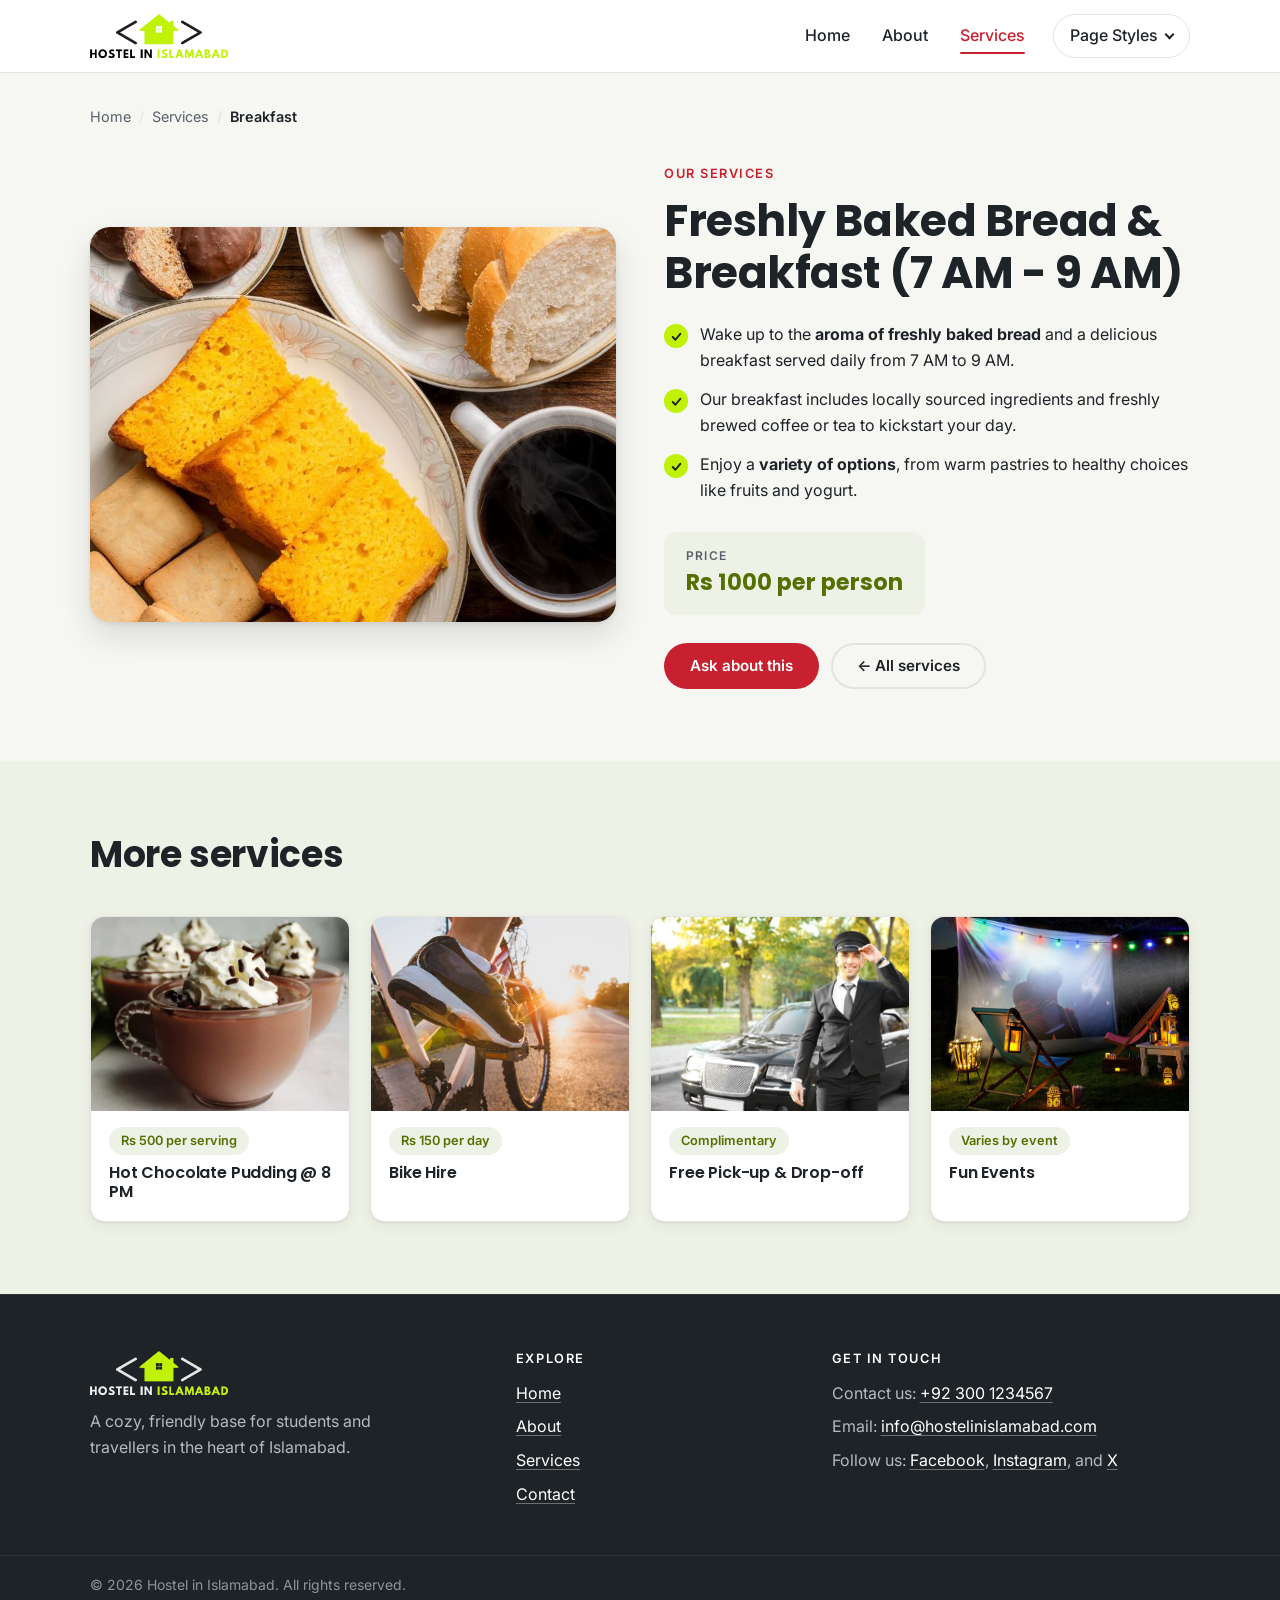
<file: services/breakfast.html>
<!DOCTYPE html>
<html lang="en">
    <head>
        <meta charset="UTF-8">
        <meta name="viewport" content="width=device-width, initial-scale=1.0">
        <title>Breakfast - Hostel in Islamabad</title>
        <meta name="description" content="Freshly baked bread and breakfast served daily from 7 AM to 9 AM at Hostel in Islamabad.">
        <link rel="icon" href="../assets/images/favicon.svg" type="image/svg+xml">
        <link rel="preconnect" href="https://fonts.googleapis.com">
        <link rel="preconnect" href="https://fonts.gstatic.com" crossorigin>
        <link rel="stylesheet" href="https://fonts.googleapis.com/css2?family=Inter:wght@400;500;600&family=Poppins:ital,wght@0,600;0,700;1,600;1,700&display=swap">
        <link rel="stylesheet" href="../assets/css/base.css">
        <link rel="stylesheet" href="../assets/css/components.css">
        <link rel="stylesheet" href="../assets/css/service-detail.css">
        <script src="../assets/js/theme.js"></script>
    </head>
    <body>
        <header class="site-header">
            <div class="container header-inner">
                <a href="../index.html" class="logo">
                    <img src="../assets/images/logo.png" alt="Hostel in Islamabad" width="465" height="148" class="logo-default">
                    <img src="../assets/images/logo-white.png" alt="Hostel in Islamabad" width="465" height="148" class="logo-dark">
                </a>
                <button type="button" class="nav-toggle" aria-expanded="false" aria-controls="site-nav">
                    <span class="visually-hidden">Menu</span>
                    <span class="nav-toggle-bar"></span>
                </button>
                <nav class="site-nav" id="site-nav" aria-label="Main">
                    <a href="../index.html">Home</a>
                    <a href="../about.html">About</a>
                    <a href="../services.html" aria-current="page">Services</a>
                    <div class="dropdown">
                        <button type="button" class="dropbtn">Page Styles</button>
                        <div class="dropdown-content">
                            <button type="button" onclick="toggleBackground()">Change Background Colour</button>
                            <button type="button" onclick="changeTextStyle()">Change Text Style</button>
                            <button type="button" onclick="resetTextStyle()">Reset Text Style</button>
                        </div>
                    </div>
                </nav>
            </div>
        </header>

        <main>
            <section class="section service-detail">
                <div class="container">
                    <nav class="breadcrumb" aria-label="Breadcrumb">
                        <ol>
                            <li><a href="../index.html">Home</a></li>
                            <li><a href="../services.html">Services</a></li>
                            <li aria-current="page">Breakfast</li>
                        </ol>
                    </nav>
                    <div class="two-col">
                        <div class="service-media">
                            <img src="../assets/images/breakfast.jpg" alt="Breakfast table with fresh bread, cake and coffee" width="800" height="800">
                        </div>
                        <div class="service-copy">
                            <span class="eyebrow">Our services</span>
                            <h1 class="color-change">Freshly Baked Bread &amp; Breakfast (7 AM - 9 AM)</h1>
                            <ul class="check-list">
                                <li>Wake up to the <strong>aroma of freshly baked bread</strong> and a delicious breakfast served daily from 7 AM to 9 AM.</li>
                                <li>Our breakfast includes locally sourced ingredients and freshly brewed coffee or tea to kickstart your day.</li>
                                <li>Enjoy a <strong>variety of options</strong>, from warm pastries to healthy choices like fruits and yogurt.</li>
                            </ul>
                            <div class="price-box">
                                <span class="price-label">Price</span>
                                <span class="price-value">Rs 1000 per person</span>
                            </div>
                            <div class="service-actions">
                                <a href="../about.html#contact" class="btn btn-primary">Ask about this</a>
                                <a href="../services.html" class="btn btn-outline">&larr; All services</a>
                            </div>
                        </div>
                    </div>
                </div>
            </section>

            <section class="section section-alt more-services">
                <div class="container">
                    <div class="section-header">
                        <h2 class="color-change">More services</h2>
                    </div>
                    <div class="grid">
                        <a href="../services/pudding.html" class="card card-link">
                            <div class="card-media">
                                <img src="../assets/images/pudding.jpg" alt="" width="728" height="728" loading="lazy">
                            </div>
                            <div class="card-body">
                                <span class="chip">Rs 500 per serving</span>
                                <h3>Hot Chocolate Pudding @ 8 PM</h3>
                            </div>
                        </a>
                        <a href="../services/bike-hire.html" class="card card-link">
                            <div class="card-media">
                                <img src="../assets/images/bike.jpg" alt="" width="408" height="408" loading="lazy">
                            </div>
                            <div class="card-body">
                                <span class="chip">Rs 150 per day</span>
                                <h3>Bike Hire</h3>
                            </div>
                        </a>
                        <a href="../services/pickup.html" class="card card-link">
                            <div class="card-media">
                                <img src="../assets/images/pickup.jpg" alt="" width="624" height="416" loading="lazy">
                            </div>
                            <div class="card-body">
                                <span class="chip">Complimentary</span>
                                <h3>Free Pick-up &amp; Drop-off</h3>
                            </div>
                        </a>
                        <a href="../services/events.html" class="card card-link">
                            <div class="card-media">
                                <img src="../assets/images/events.jpg" alt="" width="640" height="480" loading="lazy">
                            </div>
                            <div class="card-body">
                                <span class="chip">Varies by event</span>
                                <h3>Fun Events</h3>
                            </div>
                        </a>
                    </div>
                </div>
            </section>
        </main>
        <footer class="site-footer">
            <div class="container footer-grid">
                <div class="footer-brand">
                    <img src="../assets/images/logo-white.png" alt="Hostel in Islamabad" width="465" height="148" loading="lazy">
                    <p>A cozy, friendly base for students and travellers in the heart of Islamabad.</p>
                </div>
                <div>
                    <h2 class="footer-title">Explore</h2>
                    <ul>
                        <li><a href="../index.html">Home</a></li>
                        <li><a href="../about.html">About</a></li>
                        <li><a href="../services.html">Services</a></li>
                        <li><a href="../about.html#contact">Contact</a></li>
                    </ul>
                </div>
                <div>
                    <h2 class="footer-title">Get in touch</h2>
                    <ul>
                        <li>Contact us: <a href="tel:+923001234567">+92&nbsp;300&nbsp;1234567</a></li>
                        <li>Email: <a href="mailto:info@hostelinislamabad.com">info@hostelinislamabad.com</a></li>
                        <li>Follow us: <a href="https://www.facebook.com" target="_blank" rel="noopener noreferrer">Facebook</a>, <a href="https://www.instagram.com" target="_blank" rel="noopener noreferrer">Instagram</a>, and <a href="https://www.x.com" target="_blank" rel="noopener noreferrer">X</a></li>
                    </ul>
                </div>
            </div>
            <div class="footer-bottom">
                <div class="container">&copy; 2026 Hostel in Islamabad. All rights reserved.</div>
            </div>
        </footer>

        <script src="../assets/js/main.js"></script>
    </body>
</html>
</file>
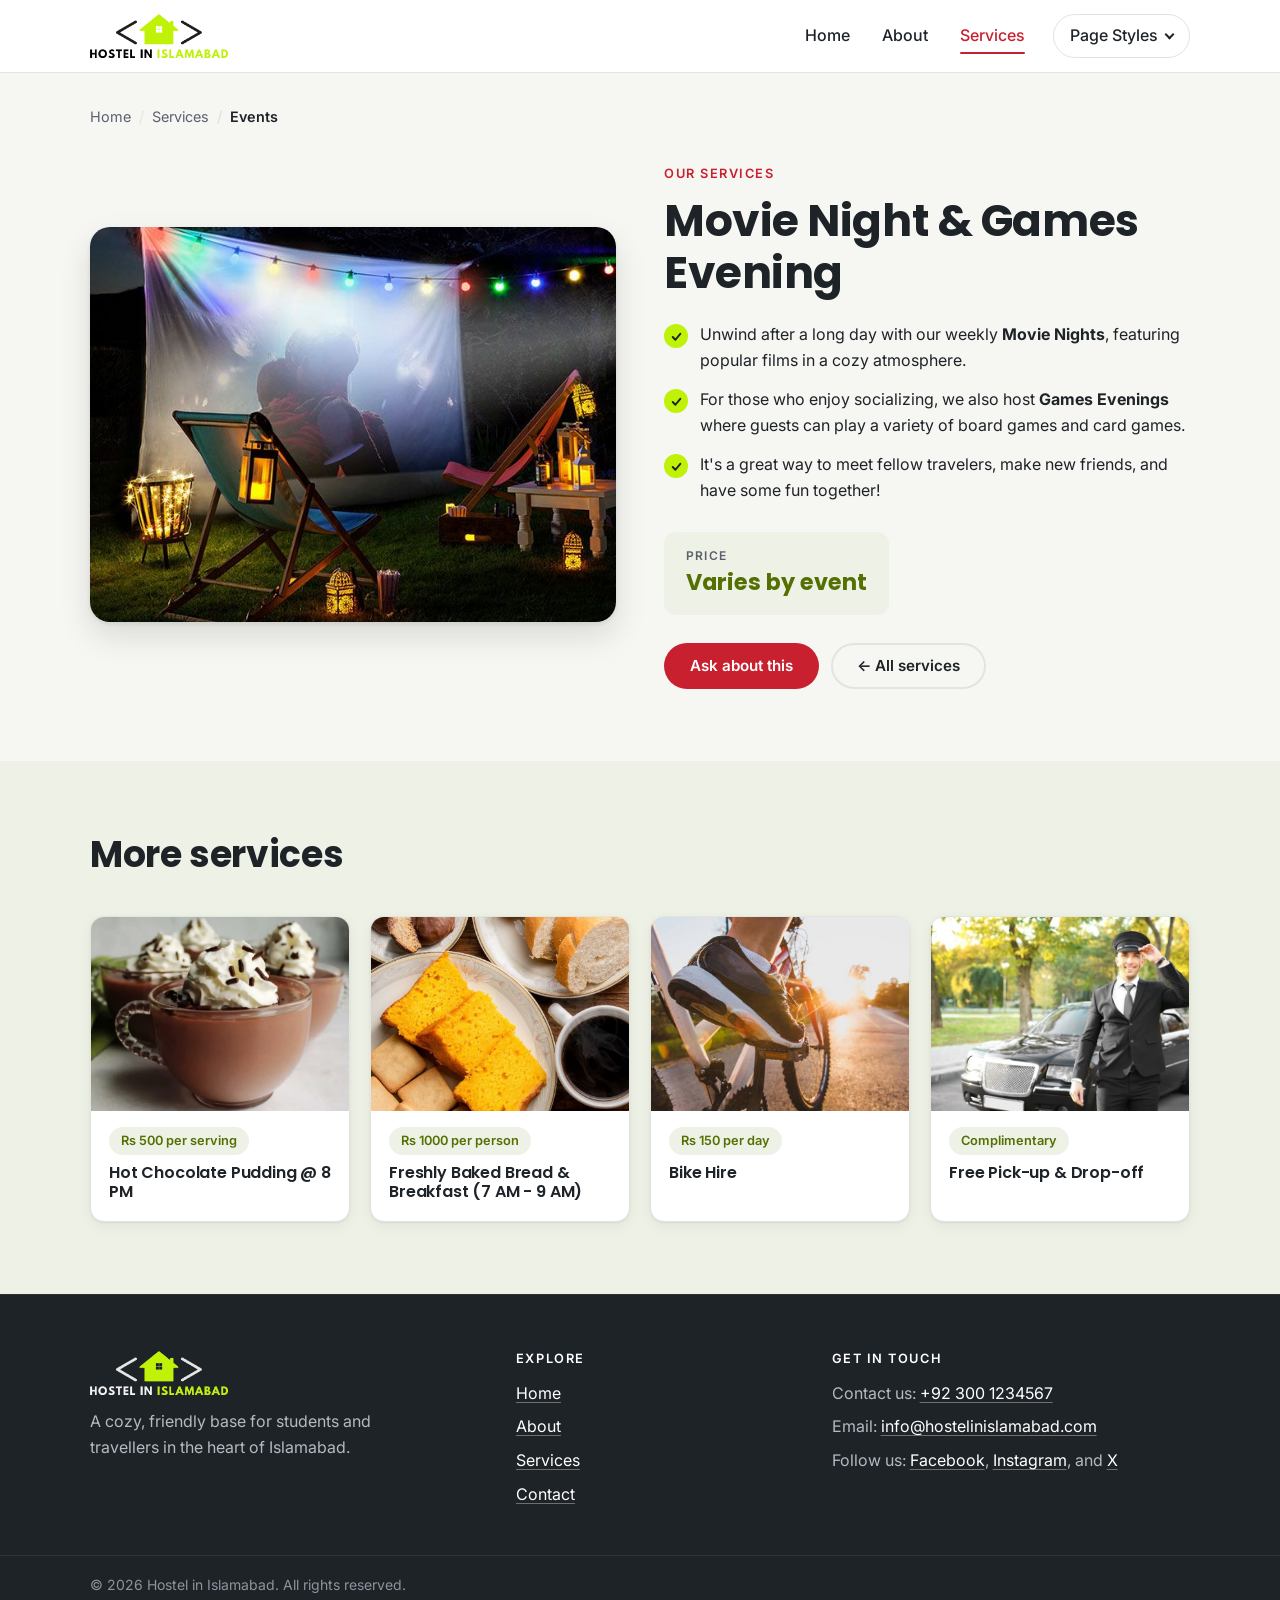
<file: services/events.html>
<!DOCTYPE html>
<html lang="en">
    <head>
        <meta charset="UTF-8">
        <meta name="viewport" content="width=device-width, initial-scale=1.0">
        <title>Events - Hostel in Islamabad</title>
        <meta name="description" content="Weekly movie nights and games evenings for guests at Hostel in Islamabad.">
        <link rel="icon" href="../assets/images/favicon.svg" type="image/svg+xml">
        <link rel="preconnect" href="https://fonts.googleapis.com">
        <link rel="preconnect" href="https://fonts.gstatic.com" crossorigin>
        <link rel="stylesheet" href="https://fonts.googleapis.com/css2?family=Inter:wght@400;500;600&family=Poppins:ital,wght@0,600;0,700;1,600;1,700&display=swap">
        <link rel="stylesheet" href="../assets/css/base.css">
        <link rel="stylesheet" href="../assets/css/components.css">
        <link rel="stylesheet" href="../assets/css/service-detail.css">
        <script src="../assets/js/theme.js"></script>
    </head>
    <body>
        <header class="site-header">
            <div class="container header-inner">
                <a href="../index.html" class="logo">
                    <img src="../assets/images/logo.png" alt="Hostel in Islamabad" width="465" height="148" class="logo-default">
                    <img src="../assets/images/logo-white.png" alt="Hostel in Islamabad" width="465" height="148" class="logo-dark">
                </a>
                <button type="button" class="nav-toggle" aria-expanded="false" aria-controls="site-nav">
                    <span class="visually-hidden">Menu</span>
                    <span class="nav-toggle-bar"></span>
                </button>
                <nav class="site-nav" id="site-nav" aria-label="Main">
                    <a href="../index.html">Home</a>
                    <a href="../about.html">About</a>
                    <a href="../services.html" aria-current="page">Services</a>
                    <div class="dropdown">
                        <button type="button" class="dropbtn">Page Styles</button>
                        <div class="dropdown-content">
                            <button type="button" onclick="toggleBackground()">Change Background Colour</button>
                            <button type="button" onclick="changeTextStyle()">Change Text Style</button>
                            <button type="button" onclick="resetTextStyle()">Reset Text Style</button>
                        </div>
                    </div>
                </nav>
            </div>
        </header>

        <main>
            <section class="section service-detail">
                <div class="container">
                    <nav class="breadcrumb" aria-label="Breadcrumb">
                        <ol>
                            <li><a href="../index.html">Home</a></li>
                            <li><a href="../services.html">Services</a></li>
                            <li aria-current="page">Events</li>
                        </ol>
                    </nav>
                    <div class="two-col">
                        <div class="service-media">
                            <img src="../assets/images/events.jpg" alt="Outdoor movie screen with deck chairs and string lights" width="640" height="480">
                        </div>
                        <div class="service-copy">
                            <span class="eyebrow">Our services</span>
                            <h1 class="color-change">Movie Night &amp; Games Evening</h1>
                            <ul class="check-list">
                                <li>Unwind after a long day with our weekly <strong>Movie Nights</strong>, featuring popular films in a cozy atmosphere.</li>
                                <li>For those who enjoy socializing, we also host <strong>Games Evenings</strong> where guests can play a variety of board games and card games.</li>
                                <li>It's a great way to meet fellow travelers, make new friends, and have some fun together!</li>
                            </ul>
                            <div class="price-box">
                                <span class="price-label">Price</span>
                                <span class="price-value">Varies by event</span>
                            </div>
                            <div class="service-actions">
                                <a href="../about.html#contact" class="btn btn-primary">Ask about this</a>
                                <a href="../services.html" class="btn btn-outline">&larr; All services</a>
                            </div>
                        </div>
                    </div>
                </div>
            </section>

            <section class="section section-alt more-services">
                <div class="container">
                    <div class="section-header">
                        <h2 class="color-change">More services</h2>
                    </div>
                    <div class="grid">
                        <a href="../services/pudding.html" class="card card-link">
                            <div class="card-media">
                                <img src="../assets/images/pudding.jpg" alt="" width="728" height="728" loading="lazy">
                            </div>
                            <div class="card-body">
                                <span class="chip">Rs 500 per serving</span>
                                <h3>Hot Chocolate Pudding @ 8 PM</h3>
                            </div>
                        </a>
                        <a href="../services/breakfast.html" class="card card-link">
                            <div class="card-media">
                                <img src="../assets/images/breakfast.jpg" alt="" width="800" height="800" loading="lazy">
                            </div>
                            <div class="card-body">
                                <span class="chip">Rs 1000 per person</span>
                                <h3>Freshly Baked Bread &amp; Breakfast (7 AM - 9 AM)</h3>
                            </div>
                        </a>
                        <a href="../services/bike-hire.html" class="card card-link">
                            <div class="card-media">
                                <img src="../assets/images/bike.jpg" alt="" width="408" height="408" loading="lazy">
                            </div>
                            <div class="card-body">
                                <span class="chip">Rs 150 per day</span>
                                <h3>Bike Hire</h3>
                            </div>
                        </a>
                        <a href="../services/pickup.html" class="card card-link">
                            <div class="card-media">
                                <img src="../assets/images/pickup.jpg" alt="" width="624" height="416" loading="lazy">
                            </div>
                            <div class="card-body">
                                <span class="chip">Complimentary</span>
                                <h3>Free Pick-up &amp; Drop-off</h3>
                            </div>
                        </a>
                    </div>
                </div>
            </section>
        </main>
        <footer class="site-footer">
            <div class="container footer-grid">
                <div class="footer-brand">
                    <img src="../assets/images/logo-white.png" alt="Hostel in Islamabad" width="465" height="148" loading="lazy">
                    <p>A cozy, friendly base for students and travellers in the heart of Islamabad.</p>
                </div>
                <div>
                    <h2 class="footer-title">Explore</h2>
                    <ul>
                        <li><a href="../index.html">Home</a></li>
                        <li><a href="../about.html">About</a></li>
                        <li><a href="../services.html">Services</a></li>
                        <li><a href="../about.html#contact">Contact</a></li>
                    </ul>
                </div>
                <div>
                    <h2 class="footer-title">Get in touch</h2>
                    <ul>
                        <li>Contact us: <a href="tel:+923001234567">+92&nbsp;300&nbsp;1234567</a></li>
                        <li>Email: <a href="mailto:info@hostelinislamabad.com">info@hostelinislamabad.com</a></li>
                        <li>Follow us: <a href="https://www.facebook.com" target="_blank" rel="noopener noreferrer">Facebook</a>, <a href="https://www.instagram.com" target="_blank" rel="noopener noreferrer">Instagram</a>, and <a href="https://www.x.com" target="_blank" rel="noopener noreferrer">X</a></li>
                    </ul>
                </div>
            </div>
            <div class="footer-bottom">
                <div class="container">&copy; 2026 Hostel in Islamabad. All rights reserved.</div>
            </div>
        </footer>

        <script src="../assets/js/main.js"></script>
    </body>
</html>
</file>
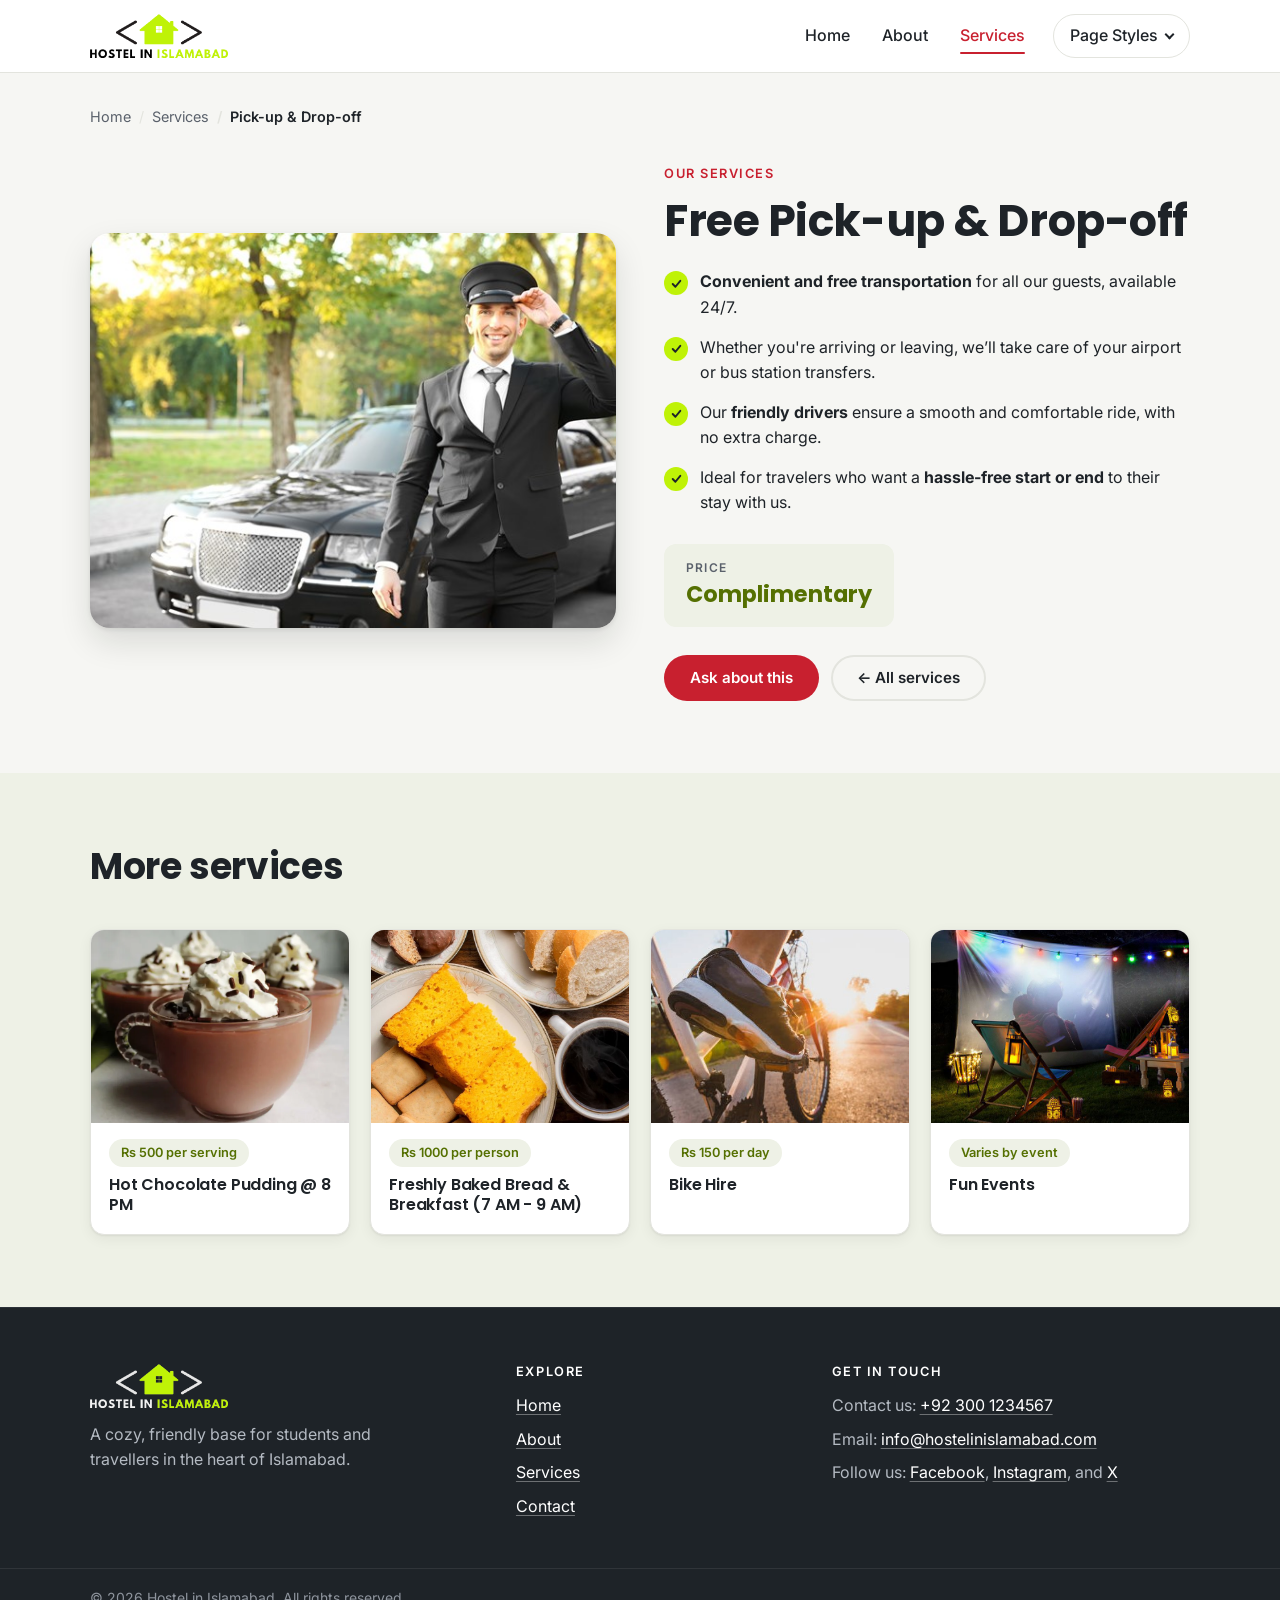
<file: services/pickup.html>
<!DOCTYPE html>
<html lang="en">
    <head>
        <meta charset="UTF-8">
        <meta name="viewport" content="width=device-width, initial-scale=1.0">
        <title>Pick-up &amp; Drop-off - Hostel in Islamabad</title>
        <meta name="description" content="Free 24/7 airport and bus station pick-up and drop-off for guests of Hostel in Islamabad.">
        <link rel="icon" href="../assets/images/favicon.svg" type="image/svg+xml">
        <link rel="preconnect" href="https://fonts.googleapis.com">
        <link rel="preconnect" href="https://fonts.gstatic.com" crossorigin>
        <link rel="stylesheet" href="https://fonts.googleapis.com/css2?family=Inter:wght@400;500;600&family=Poppins:ital,wght@0,600;0,700;1,600;1,700&display=swap">
        <link rel="stylesheet" href="../assets/css/base.css">
        <link rel="stylesheet" href="../assets/css/components.css">
        <link rel="stylesheet" href="../assets/css/service-detail.css">
        <script src="../assets/js/theme.js"></script>
    </head>
    <body>
        <header class="site-header">
            <div class="container header-inner">
                <a href="../index.html" class="logo">
                    <img src="../assets/images/logo.png" alt="Hostel in Islamabad" width="465" height="148" class="logo-default">
                    <img src="../assets/images/logo-white.png" alt="Hostel in Islamabad" width="465" height="148" class="logo-dark">
                </a>
                <button type="button" class="nav-toggle" aria-expanded="false" aria-controls="site-nav">
                    <span class="visually-hidden">Menu</span>
                    <span class="nav-toggle-bar"></span>
                </button>
                <nav class="site-nav" id="site-nav" aria-label="Main">
                    <a href="../index.html">Home</a>
                    <a href="../about.html">About</a>
                    <a href="../services.html" aria-current="page">Services</a>
                    <div class="dropdown">
                        <button type="button" class="dropbtn">Page Styles</button>
                        <div class="dropdown-content">
                            <button type="button" onclick="toggleBackground()">Change Background Colour</button>
                            <button type="button" onclick="changeTextStyle()">Change Text Style</button>
                            <button type="button" onclick="resetTextStyle()">Reset Text Style</button>
                        </div>
                    </div>
                </nav>
            </div>
        </header>

        <main>
            <section class="section service-detail">
                <div class="container">
                    <nav class="breadcrumb" aria-label="Breadcrumb">
                        <ol>
                            <li><a href="../index.html">Home</a></li>
                            <li><a href="../services.html">Services</a></li>
                            <li aria-current="page">Pick-up &amp; Drop-off</li>
                        </ol>
                    </nav>
                    <div class="two-col">
                        <div class="service-media">
                            <img src="../assets/images/pickup.jpg" alt="Smiling driver standing beside a car" width="624" height="416">
                        </div>
                        <div class="service-copy">
                            <span class="eyebrow">Our services</span>
                            <h1 class="color-change">Free Pick-up &amp; Drop-off</h1>
                            <ul class="check-list">
                                <li><strong>Convenient and free transportation</strong> for all our guests, available 24/7.</li>
                                <li>Whether you're arriving or leaving, we’ll take care of your airport or bus station transfers.</li>
                                <li>Our <strong>friendly drivers</strong> ensure a smooth and comfortable ride, with no extra charge.</li>
                                <li>Ideal for travelers who want a <strong>hassle-free start or end</strong> to their stay with us.</li>
                            </ul>
                            <div class="price-box">
                                <span class="price-label">Price</span>
                                <span class="price-value">Complimentary</span>
                            </div>
                            <div class="service-actions">
                                <a href="../about.html#contact" class="btn btn-primary">Ask about this</a>
                                <a href="../services.html" class="btn btn-outline">&larr; All services</a>
                            </div>
                        </div>
                    </div>
                </div>
            </section>

            <section class="section section-alt more-services">
                <div class="container">
                    <div class="section-header">
                        <h2 class="color-change">More services</h2>
                    </div>
                    <div class="grid">
                        <a href="../services/pudding.html" class="card card-link">
                            <div class="card-media">
                                <img src="../assets/images/pudding.jpg" alt="" width="728" height="728" loading="lazy">
                            </div>
                            <div class="card-body">
                                <span class="chip">Rs 500 per serving</span>
                                <h3>Hot Chocolate Pudding @ 8 PM</h3>
                            </div>
                        </a>
                        <a href="../services/breakfast.html" class="card card-link">
                            <div class="card-media">
                                <img src="../assets/images/breakfast.jpg" alt="" width="800" height="800" loading="lazy">
                            </div>
                            <div class="card-body">
                                <span class="chip">Rs 1000 per person</span>
                                <h3>Freshly Baked Bread &amp; Breakfast (7 AM - 9 AM)</h3>
                            </div>
                        </a>
                        <a href="../services/bike-hire.html" class="card card-link">
                            <div class="card-media">
                                <img src="../assets/images/bike.jpg" alt="" width="408" height="408" loading="lazy">
                            </div>
                            <div class="card-body">
                                <span class="chip">Rs 150 per day</span>
                                <h3>Bike Hire</h3>
                            </div>
                        </a>
                        <a href="../services/events.html" class="card card-link">
                            <div class="card-media">
                                <img src="../assets/images/events.jpg" alt="" width="640" height="480" loading="lazy">
                            </div>
                            <div class="card-body">
                                <span class="chip">Varies by event</span>
                                <h3>Fun Events</h3>
                            </div>
                        </a>
                    </div>
                </div>
            </section>
        </main>
        <footer class="site-footer">
            <div class="container footer-grid">
                <div class="footer-brand">
                    <img src="../assets/images/logo-white.png" alt="Hostel in Islamabad" width="465" height="148" loading="lazy">
                    <p>A cozy, friendly base for students and travellers in the heart of Islamabad.</p>
                </div>
                <div>
                    <h2 class="footer-title">Explore</h2>
                    <ul>
                        <li><a href="../index.html">Home</a></li>
                        <li><a href="../about.html">About</a></li>
                        <li><a href="../services.html">Services</a></li>
                        <li><a href="../about.html#contact">Contact</a></li>
                    </ul>
                </div>
                <div>
                    <h2 class="footer-title">Get in touch</h2>
                    <ul>
                        <li>Contact us: <a href="tel:+923001234567">+92&nbsp;300&nbsp;1234567</a></li>
                        <li>Email: <a href="mailto:info@hostelinislamabad.com">info@hostelinislamabad.com</a></li>
                        <li>Follow us: <a href="https://www.facebook.com" target="_blank" rel="noopener noreferrer">Facebook</a>, <a href="https://www.instagram.com" target="_blank" rel="noopener noreferrer">Instagram</a>, and <a href="https://www.x.com" target="_blank" rel="noopener noreferrer">X</a></li>
                    </ul>
                </div>
            </div>
            <div class="footer-bottom">
                <div class="container">&copy; 2026 Hostel in Islamabad. All rights reserved.</div>
            </div>
        </footer>

        <script src="../assets/js/main.js"></script>
    </body>
</html>
</file>
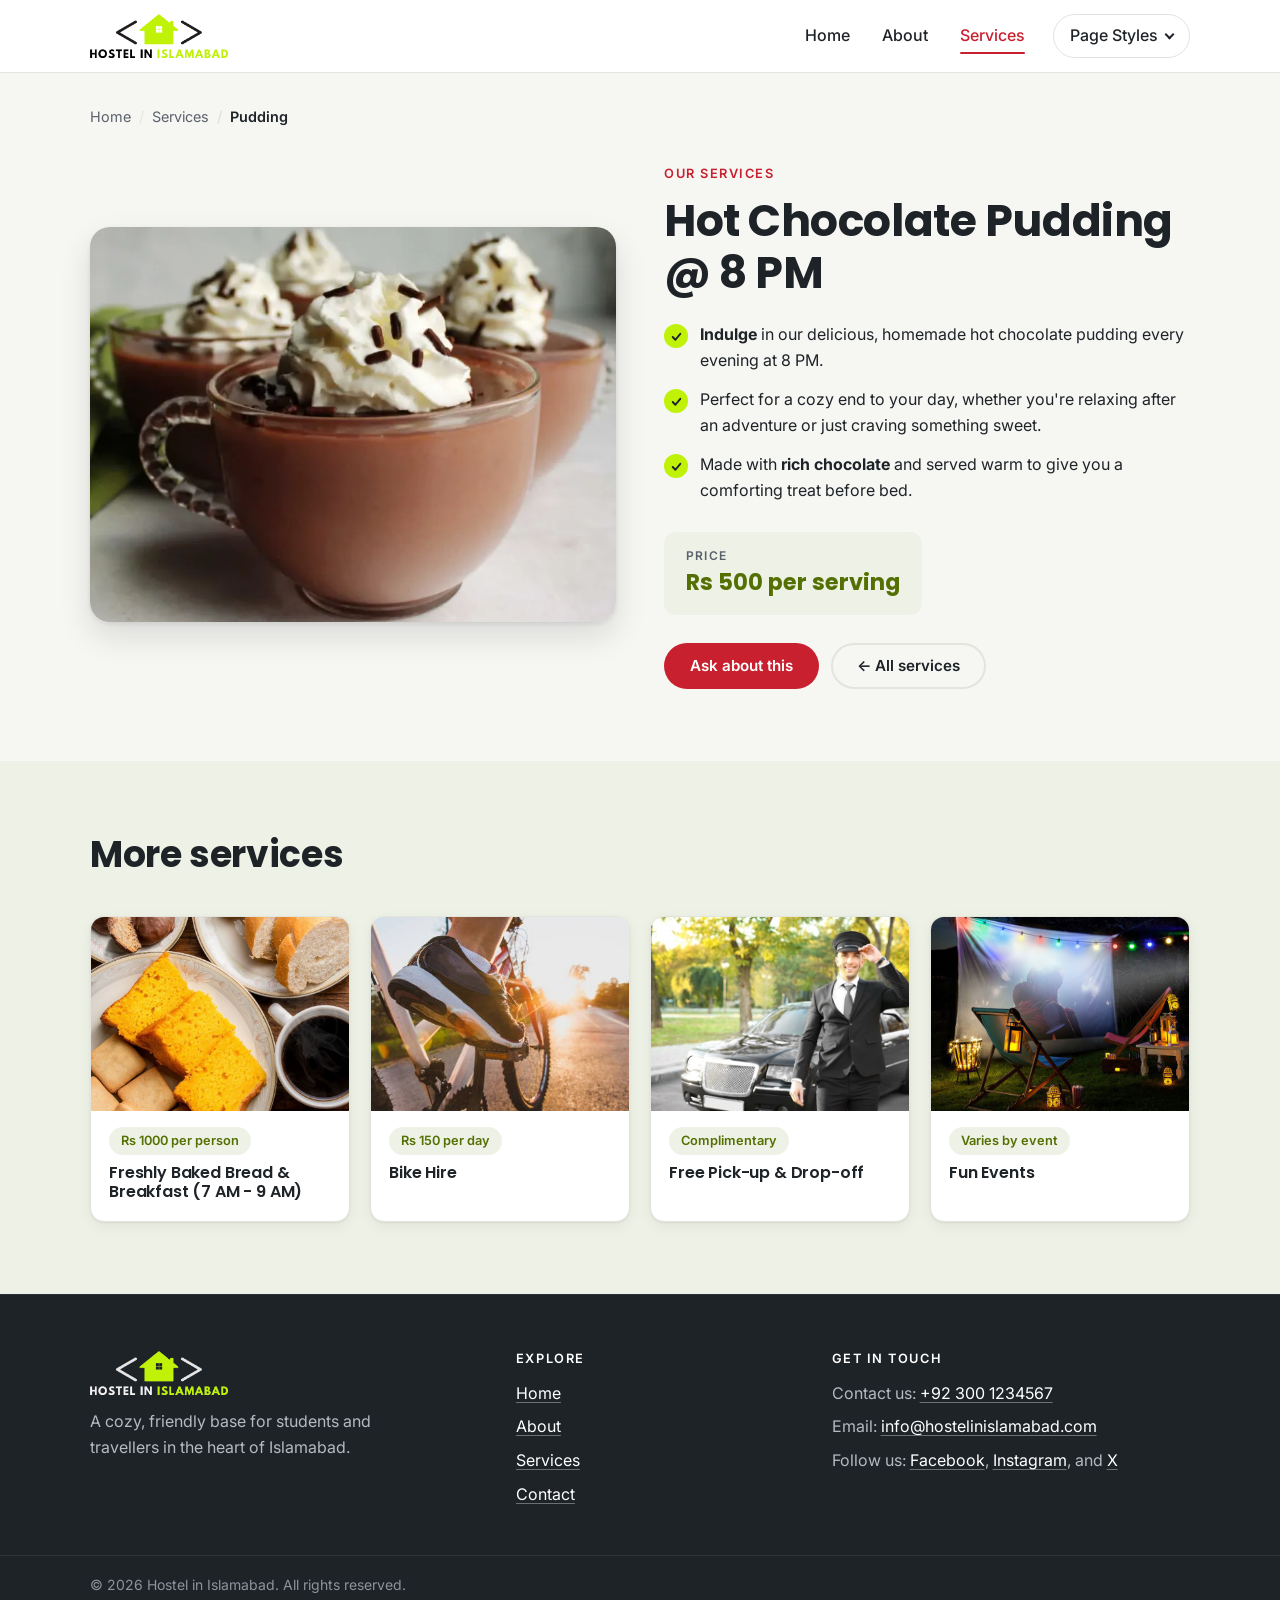
<file: services/pudding.html>
<!DOCTYPE html>
<html lang="en">
    <head>
        <meta charset="UTF-8">
        <meta name="viewport" content="width=device-width, initial-scale=1.0">
        <title>Pudding - Hostel in Islamabad</title>
        <meta name="description" content="Homemade hot chocolate pudding served warm every evening at 8 PM at Hostel in Islamabad.">
        <link rel="icon" href="../assets/images/favicon.svg" type="image/svg+xml">
        <link rel="preconnect" href="https://fonts.googleapis.com">
        <link rel="preconnect" href="https://fonts.gstatic.com" crossorigin>
        <link rel="stylesheet" href="https://fonts.googleapis.com/css2?family=Inter:wght@400;500;600&family=Poppins:ital,wght@0,600;0,700;1,600;1,700&display=swap">
        <link rel="stylesheet" href="../assets/css/base.css">
        <link rel="stylesheet" href="../assets/css/components.css">
        <link rel="stylesheet" href="../assets/css/service-detail.css">
        <script src="../assets/js/theme.js"></script>
    </head>
    <body>
        <header class="site-header">
            <div class="container header-inner">
                <a href="../index.html" class="logo">
                    <img src="../assets/images/logo.png" alt="Hostel in Islamabad" width="465" height="148" class="logo-default">
                    <img src="../assets/images/logo-white.png" alt="Hostel in Islamabad" width="465" height="148" class="logo-dark">
                </a>
                <button type="button" class="nav-toggle" aria-expanded="false" aria-controls="site-nav">
                    <span class="visually-hidden">Menu</span>
                    <span class="nav-toggle-bar"></span>
                </button>
                <nav class="site-nav" id="site-nav" aria-label="Main">
                    <a href="../index.html">Home</a>
                    <a href="../about.html">About</a>
                    <a href="../services.html" aria-current="page">Services</a>
                    <div class="dropdown">
                        <button type="button" class="dropbtn">Page Styles</button>
                        <div class="dropdown-content">
                            <button type="button" onclick="toggleBackground()">Change Background Colour</button>
                            <button type="button" onclick="changeTextStyle()">Change Text Style</button>
                            <button type="button" onclick="resetTextStyle()">Reset Text Style</button>
                        </div>
                    </div>
                </nav>
            </div>
        </header>

        <main>
            <section class="section service-detail">
                <div class="container">
                    <nav class="breadcrumb" aria-label="Breadcrumb">
                        <ol>
                            <li><a href="../index.html">Home</a></li>
                            <li><a href="../services.html">Services</a></li>
                            <li aria-current="page">Pudding</li>
                        </ol>
                    </nav>
                    <div class="two-col">
                        <div class="service-media">
                            <img src="../assets/images/pudding.jpg" alt="Bowl of hot chocolate pudding topped with cream" width="728" height="728">
                        </div>
                        <div class="service-copy">
                            <span class="eyebrow">Our services</span>
                            <h1 class="color-change">Hot Chocolate Pudding @ 8 PM</h1>
                            <ul class="check-list">
                                <li><strong>Indulge</strong> in our delicious, homemade hot chocolate pudding every evening at 8 PM.</li>
                                <li>Perfect for a cozy end to your day, whether you're relaxing after an adventure or just craving something sweet.</li>
                                <li>Made with <strong>rich chocolate</strong> and served warm to give you a comforting treat before bed.</li>
                            </ul>
                            <div class="price-box">
                                <span class="price-label">Price</span>
                                <span class="price-value">Rs 500 per serving</span>
                            </div>
                            <div class="service-actions">
                                <a href="../about.html#contact" class="btn btn-primary">Ask about this</a>
                                <a href="../services.html" class="btn btn-outline">&larr; All services</a>
                            </div>
                        </div>
                    </div>
                </div>
            </section>

            <section class="section section-alt more-services">
                <div class="container">
                    <div class="section-header">
                        <h2 class="color-change">More services</h2>
                    </div>
                    <div class="grid">
                        <a href="../services/breakfast.html" class="card card-link">
                            <div class="card-media">
                                <img src="../assets/images/breakfast.jpg" alt="" width="800" height="800" loading="lazy">
                            </div>
                            <div class="card-body">
                                <span class="chip">Rs 1000 per person</span>
                                <h3>Freshly Baked Bread &amp; Breakfast (7 AM - 9 AM)</h3>
                            </div>
                        </a>
                        <a href="../services/bike-hire.html" class="card card-link">
                            <div class="card-media">
                                <img src="../assets/images/bike.jpg" alt="" width="408" height="408" loading="lazy">
                            </div>
                            <div class="card-body">
                                <span class="chip">Rs 150 per day</span>
                                <h3>Bike Hire</h3>
                            </div>
                        </a>
                        <a href="../services/pickup.html" class="card card-link">
                            <div class="card-media">
                                <img src="../assets/images/pickup.jpg" alt="" width="624" height="416" loading="lazy">
                            </div>
                            <div class="card-body">
                                <span class="chip">Complimentary</span>
                                <h3>Free Pick-up &amp; Drop-off</h3>
                            </div>
                        </a>
                        <a href="../services/events.html" class="card card-link">
                            <div class="card-media">
                                <img src="../assets/images/events.jpg" alt="" width="640" height="480" loading="lazy">
                            </div>
                            <div class="card-body">
                                <span class="chip">Varies by event</span>
                                <h3>Fun Events</h3>
                            </div>
                        </a>
                    </div>
                </div>
            </section>
        </main>
        <footer class="site-footer">
            <div class="container footer-grid">
                <div class="footer-brand">
                    <img src="../assets/images/logo-white.png" alt="Hostel in Islamabad" width="465" height="148" loading="lazy">
                    <p>A cozy, friendly base for students and travellers in the heart of Islamabad.</p>
                </div>
                <div>
                    <h2 class="footer-title">Explore</h2>
                    <ul>
                        <li><a href="../index.html">Home</a></li>
                        <li><a href="../about.html">About</a></li>
                        <li><a href="../services.html">Services</a></li>
                        <li><a href="../about.html#contact">Contact</a></li>
                    </ul>
                </div>
                <div>
                    <h2 class="footer-title">Get in touch</h2>
                    <ul>
                        <li>Contact us: <a href="tel:+923001234567">+92&nbsp;300&nbsp;1234567</a></li>
                        <li>Email: <a href="mailto:info@hostelinislamabad.com">info@hostelinislamabad.com</a></li>
                        <li>Follow us: <a href="https://www.facebook.com" target="_blank" rel="noopener noreferrer">Facebook</a>, <a href="https://www.instagram.com" target="_blank" rel="noopener noreferrer">Instagram</a>, and <a href="https://www.x.com" target="_blank" rel="noopener noreferrer">X</a></li>
                    </ul>
                </div>
            </div>
            <div class="footer-bottom">
                <div class="container">&copy; 2026 Hostel in Islamabad. All rights reserved.</div>
            </div>
        </footer>

        <script src="../assets/js/main.js"></script>
    </body>
</html>
</file>
<file: assets/css/base.css>
/* ==========================================================================
   Base: design tokens, reset, typography and layout helpers
   ========================================================================== */

:root {
    /* Brand colours (shades keep white text at WCAG AA contrast) */
    --red: #C8202F;
    --red_hover: #A81B28;
    --green: #557002;
    --dark_green: #435702;
    --light_green: #BFF207;
    --charcoal: #1E2328;

    /* Neutrals */
    --background: #F6F6F3;
    --surface: #FFFFFF;
    --surface_alt: #EEF1E6;
    --text: #1E2328;
    --muted: #5A616B;
    --border: #E3E4DE;

    /* Accents that need to change with the theme */
    --accent_text: var(--red);
    --heading_accent: var(--green);
    --focus: var(--green);

    /* Shape and depth */
    --radius: 14px;
    --radius_small: 10px;
    --shadow: 0 1px 2px rgba(20, 24, 16, 0.06), 0 4px 14px rgba(20, 24, 16, 0.06);
    --shadow_raised: 0 2px 4px rgba(20, 24, 16, 0.08), 0 14px 32px rgba(20, 24, 16, 0.12);

    /* Layout */
    --container: 1140px;
    --header_height: 72px;

    /* Typography */
    --font_body: 'Inter', system-ui, -apple-system, 'Segoe UI', Roboto, sans-serif;
    --font_heading: 'Poppins', 'Inter', system-ui, sans-serif;
}

/* Dark theme, switched on by setting data-theme="dark" on <html> */
:root[data-theme="dark"] {
    --background: #15171B;
    --surface: #1F2228;
    --surface_alt: #262A31;
    --text: #ECEDEF;
    --muted: #A4AAB4;
    --border: #33373F;
    --accent_text: #F3616D;
    --heading_accent: var(--light_green);
    --focus: var(--light_green);
    --shadow: 0 1px 2px rgba(0, 0, 0, 0.3), 0 4px 14px rgba(0, 0, 0, 0.25);
    --shadow_raised: 0 2px 4px rgba(0, 0, 0, 0.35), 0 14px 32px rgba(0, 0, 0, 0.4);
    color-scheme: dark;
}

/* Reset */
*, *::before, *::after {
    box-sizing: border-box;
}

* {
    margin: 0;
    padding: 0;
}

html {
    scroll-behavior: smooth;
    scroll-padding-top: calc(var(--header_height) + 16px);
}

body {
    font-family: var(--font_body);
    font-size: 1rem;
    line-height: 1.6;
    background-color: var(--background);
    color: var(--text);
    display: flex;
    flex-direction: column;
    min-height: 100vh;
    -webkit-font-smoothing: antialiased;
}

main {
    flex: 1;
}

img {
    display: block;
    max-width: 100%;
    height: auto;
}

button, input, textarea {
    font: inherit;
    color: inherit;
}

a {
    color: var(--accent_text);
}

ul {
    list-style: none;
}

:focus-visible {
    outline: 3px solid var(--focus);
    outline-offset: 2px;
}

/* Typography */
h1, h2, h3 {
    font-family: var(--font_heading);
    line-height: 1.2;
    letter-spacing: -0.01em;
}

h1 {
    font-size: clamp(2rem, 4.5vw, 3.25rem);
    font-weight: 700;
}

h2 {
    font-size: clamp(1.6rem, 3vw, 2.25rem);
    font-weight: 700;
}

h3 {
    font-size: 1.15rem;
    font-weight: 600;
}

.lead {
    font-size: 1.125rem;
    color: var(--muted);
}

.eyebrow {
    display: inline-block;
    font-size: 0.8rem;
    font-weight: 600;
    letter-spacing: 0.12em;
    text-transform: uppercase;
    color: var(--accent_text);
    margin-bottom: 10px;
}

/* Headings restyled by the "Change Text Style" button */
.styled-headings .color-change {
    font-style: italic;
    color: var(--heading_accent);
}

/* Layout helpers */
.container {
    width: 100%;
    max-width: var(--container);
    margin: 0 auto;
    padding: 0 20px;
}

.container-narrow {
    max-width: 860px;
}

.section {
    padding: 72px 0;
}

.section-alt {
    background-color: var(--surface_alt);
}

.section-header {
    max-width: 640px;
    margin-bottom: 40px;
}

.section-header.center {
    margin-left: auto;
    margin-right: auto;
    text-align: center;
}

.section-header .lead {
    margin-top: 10px;
}

.grid {
    display: grid;
    gap: 24px;
    grid-template-columns: repeat(auto-fill, minmax(260px, 1fr));
}

.two-col {
    display: grid;
    gap: 48px;
    grid-template-columns: 1fr 1fr;
    align-items: center;
}

.visually-hidden {
    position: absolute;
    width: 1px;
    height: 1px;
    overflow: hidden;
    clip: rect(0 0 0 0);
    white-space: nowrap;
}

/* Animations */
.fade-in {
    animation: fadeIn 1s ease-out both;
}

@keyframes fadeIn {
    from {
        opacity: 0;
        transform: translateY(8px);
    }

    to {
        opacity: 1;
        transform: none;
    }
}

@media (prefers-reduced-motion: reduce) {
    *, *::before, *::after {
        animation: none !important;
        transition: none !important;
        scroll-behavior: auto !important;
    }
}

@media (max-width: 860px) {
    .section {
        padding: 48px 0;
    }

    .two-col {
        grid-template-columns: 1fr;
        gap: 32px;
    }
}
</file>
<file: assets/css/components.css>
/* ==========================================================================
   Components shared by every page
   ========================================================================== */

/* ---------- Header and navigation ---------- */
.site-header {
    position: sticky;
    top: 0;
    z-index: 50;
    background-color: var(--surface);
    border-bottom: 1px solid var(--border);
}

.header-inner {
    display: flex;
    align-items: center;
    justify-content: space-between;
    gap: 24px;
    height: var(--header_height);
}

.logo img {
    height: 44px;
    width: auto;
}

.logo .logo-dark,
:root[data-theme="dark"] .logo .logo-default {
    display: none;
}

:root[data-theme="dark"] .logo .logo-dark {
    display: block;
}

.site-nav {
    display: flex;
    align-items: center;
    gap: 4px;
}

.site-nav > a {
    position: relative;
    padding: 8px 14px;
    border-radius: 999px;
    color: var(--text);
    font-weight: 500;
    text-decoration: none;
    transition: background-color 0.2s ease, color 0.2s ease;
}

.site-nav > a:hover {
    background-color: var(--surface_alt);
}

.site-nav > a[aria-current="page"] {
    color: var(--accent_text);
}

.site-nav > a[aria-current="page"]::after {
    content: '';
    position: absolute;
    left: 14px;
    right: 14px;
    bottom: 3px;
    height: 2px;
    border-radius: 2px;
    background-color: var(--accent_text);
}

/* "Page Styles" dropdown */
.dropdown {
    position: relative;
    margin-left: 10px;
}

.dropbtn {
    display: inline-flex;
    align-items: center;
    gap: 8px;
    padding: 8px 16px;
    border: 1px solid var(--border);
    border-radius: 999px;
    background: transparent;
    font-weight: 500;
    cursor: pointer;
    transition: border-color 0.2s ease;
}

.dropbtn::after {
    content: '';
    width: 7px;
    height: 7px;
    border-right: 2px solid currentColor;
    border-bottom: 2px solid currentColor;
    transform: translateY(-2px) rotate(45deg);
}

.dropbtn:hover {
    border-color: var(--muted);
}

.dropdown-content {
    display: none;
    position: absolute;
    right: 0;
    top: calc(100% + 10px);
    min-width: 250px;
    padding: 6px;
    background-color: var(--surface);
    border: 1px solid var(--border);
    border-radius: 12px;
    box-shadow: var(--shadow_raised);
    z-index: 60;
}

/* Invisible bridge so the menu stays open while the pointer crosses the gap */
.dropdown-content::before {
    content: '';
    position: absolute;
    left: 0;
    right: 0;
    top: -12px;
    height: 12px;
}

/* Open on hover, and on focus so keyboard and touch users can reach it */
.dropdown:hover .dropdown-content,
.dropdown:focus-within .dropdown-content {
    display: block;
}

.dropdown-content button {
    display: block;
    width: 100%;
    padding: 10px 12px;
    border: 0;
    border-radius: 8px;
    background: transparent;
    text-align: left;
    cursor: pointer;
    transition: background-color 0.2s ease;
}

.dropdown-content button:hover {
    background-color: var(--surface_alt);
}

/* Hamburger button, shown on small screens */
.nav-toggle {
    display: none;
    position: relative;
    width: 44px;
    height: 44px;
    border: 1px solid var(--border);
    border-radius: 12px;
    background: transparent;
    cursor: pointer;
}

.nav-toggle-bar,
.nav-toggle-bar::before,
.nav-toggle-bar::after {
    position: absolute;
    width: 20px;
    height: 2px;
    border-radius: 2px;
    background-color: var(--text);
    transition: transform 0.2s ease, background-color 0.2s ease;
}

.nav-toggle-bar {
    left: 11px;
    top: 20px;
}

.nav-toggle-bar::before,
.nav-toggle-bar::after {
    content: '';
    left: 0;
}

.nav-toggle-bar::before {
    top: -6px;
}

.nav-toggle-bar::after {
    top: 6px;
}

.nav-open .nav-toggle-bar {
    background-color: transparent;
}

.nav-open .nav-toggle-bar::before {
    transform: translateY(6px) rotate(45deg);
}

.nav-open .nav-toggle-bar::after {
    transform: translateY(-6px) rotate(-45deg);
}

@media (max-width: 860px) {
    .nav-toggle {
        display: block;
    }

    .site-nav {
        display: none;
        position: absolute;
        top: var(--header_height);
        left: 0;
        right: 0;
        flex-direction: column;
        align-items: stretch;
        gap: 2px;
        padding: 12px 20px 20px;
        background-color: var(--surface);
        border-bottom: 1px solid var(--border);
        box-shadow: var(--shadow_raised);
    }

    .nav-open .site-nav {
        display: flex;
    }

    .site-nav > a {
        padding: 12px 14px;
        border-radius: 10px;
    }

    .site-nav > a[aria-current="page"] {
        background-color: var(--surface_alt);
    }

    .site-nav > a[aria-current="page"]::after {
        display: none;
    }

    /* In the mobile menu the style options are listed directly */
    .dropdown {
        margin: 8px 0 0;
        padding-top: 8px;
        border-top: 1px solid var(--border);
    }

    .dropbtn {
        border: 0;
        padding: 8px 14px;
        color: var(--muted);
        font-size: 0.8rem;
        letter-spacing: 0.1em;
        text-transform: uppercase;
        cursor: default;
    }

    .dropbtn::after {
        display: none;
    }

    .dropdown-content {
        display: block;
        position: static;
        min-width: 0;
        padding: 0;
        border: 0;
        box-shadow: none;
        background: transparent;
    }

    .dropdown-content::before {
        display: none;
    }

    .dropdown-content button {
        padding: 12px 14px;
    }
}

/* ---------- Page banner (About, Services) ---------- */
.page-banner {
    --heading_accent: var(--light_green);
    --accent_text: var(--light_green);
    --focus: var(--light_green);
    color: #fff;
    padding: 64px 0 56px;
    background:
        radial-gradient(circle at 85% 15%, rgba(191, 242, 7, 0.18), transparent 45%),
        linear-gradient(135deg, #26330A 0%, var(--dark_green) 60%, #4E6904 100%);
}

.page-banner .lead {
    max-width: 600px;
    margin-top: 12px;
    color: rgba(255, 255, 255, 0.86);
}

/* ---------- Buttons ---------- */
.btn {
    display: inline-flex;
    align-items: center;
    justify-content: center;
    gap: 8px;
    padding: 12px 24px;
    border: 2px solid transparent;
    border-radius: 999px;
    font-size: 0.95rem;
    font-weight: 600;
    line-height: 1.2;
    text-decoration: none;
    cursor: pointer;
    transition: background-color 0.2s ease, color 0.2s ease, border-color 0.2s ease, transform 0.2s ease;
}

.btn:hover {
    transform: translateY(-1px);
}

.btn:active {
    transform: translateY(0);
}

.btn-primary {
    background-color: var(--red);
    color: #fff;
}

.btn-primary:hover {
    background-color: var(--red_hover);
}

.btn-outline {
    background-color: transparent;
    border-color: var(--border);
    color: var(--text);
}

.btn-outline:hover {
    border-color: var(--text);
}

.btn-light {
    background-color: #fff;
    color: var(--charcoal);
}

.btn-light:hover {
    background-color: var(--light_green);
}

.btn-ghost {
    background-color: transparent;
    border-color: rgba(255, 255, 255, 0.6);
    color: #fff;
}

.btn-ghost:hover {
    background-color: rgba(255, 255, 255, 0.12);
    border-color: #fff;
}

/* ---------- Cards ---------- */
.card {
    background-color: var(--surface);
    border: 1px solid var(--border);
    border-radius: var(--radius);
    box-shadow: var(--shadow);
    overflow: hidden;
}

.card-link {
    display: flex;
    flex-direction: column;
    color: inherit;
    text-decoration: none;
    transition: transform 0.25s ease, box-shadow 0.25s ease;
}

.card-link:hover {
    transform: translateY(-4px);
    box-shadow: var(--shadow_raised);
}

.card-media {
    aspect-ratio: 4 / 3;
    overflow: hidden;
    background-color: var(--surface_alt);
}

.card-media img {
    width: 100%;
    height: 100%;
    object-fit: cover;
    transition: transform 0.4s ease;
}

.card-link:hover .card-media img {
    transform: scale(1.04);
}

.card-body {
    display: flex;
    flex-direction: column;
    flex: 1;
    gap: 8px;
    padding: 20px 22px 24px;
}

.card-body p {
    color: var(--muted);
}

.card-more {
    margin-top: auto;
    padding-top: 6px;
    font-weight: 600;
    color: var(--accent_text);
}

.chip {
    display: inline-block;
    align-self: flex-start;
    padding: 4px 12px;
    border-radius: 999px;
    background-color: var(--surface_alt);
    color: var(--heading_accent);
    font-size: 0.8rem;
    font-weight: 600;
}

/* ---------- Forms ---------- */
.form-card {
    padding: 32px;
}

.form-grid {
    display: grid;
    grid-template-columns: 1fr 1fr;
    gap: 18px 20px;
}

.field {
    display: flex;
    flex-direction: column;
    gap: 6px;
}

.field-full {
    grid-column: 1 / -1;
}

.field label {
    font-size: 0.9rem;
    font-weight: 600;
}

.field input,
.field textarea {
    width: 100%;
    padding: 12px 14px;
    border: 1px solid var(--border);
    border-radius: var(--radius_small);
    background-color: var(--background);
    transition: border-color 0.2s ease, box-shadow 0.2s ease;
}

.field textarea {
    resize: vertical;
    min-height: 130px;
}

.field input:focus,
.field textarea:focus {
    outline: none;
    border-color: var(--green);
    box-shadow: 0 0 0 3px rgba(85, 112, 2, 0.22);
}

.field [aria-invalid="true"] {
    border-color: var(--accent_text);
}

.error-message {
    color: var(--accent_text);
    font-size: 0.85rem;
    font-weight: 600;
}

.form-status {
    grid-column: 1 / -1;
    min-height: 1.5em;
    color: var(--accent_text);
    font-weight: 600;
}

.form-actions {
    grid-column: 1 / -1;
    display: flex;
    flex-wrap: wrap;
    gap: 12px;
}

@media (max-width: 640px) {
    .form-card {
        padding: 22px;
    }

    .form-grid {
        grid-template-columns: 1fr;
    }
}

/* ---------- Breadcrumb ---------- */
.breadcrumb ol {
    display: flex;
    flex-wrap: wrap;
    gap: 8px;
    list-style: none;
    font-size: 0.9rem;
    color: var(--muted);
}

.breadcrumb li + li::before {
    content: '/';
    margin-right: 8px;
    color: var(--border);
}

.breadcrumb a {
    color: var(--muted);
    text-decoration: none;
}

.breadcrumb a:hover {
    color: var(--text);
    text-decoration: underline;
}

.breadcrumb [aria-current="page"] {
    color: var(--text);
    font-weight: 600;
}

/* ---------- Footer ---------- */
.site-footer {
    --focus: var(--light_green);
    background-color: var(--charcoal);
    border-top: 1px solid #2C3238;
    color: #B4BAC2;
}

.footer-grid {
    display: grid;
    grid-template-columns: 1.4fr 1fr 1.3fr;
    gap: 40px;
    padding-top: 56px;
    padding-bottom: 40px;
}

.footer-brand img {
    height: 44px;
    width: auto;
    margin-bottom: 14px;
}

.footer-brand p {
    max-width: 320px;
}

.footer-title {
    margin-bottom: 14px;
    font-family: var(--font_body);
    font-size: 0.8rem;
    font-weight: 600;
    letter-spacing: 0.12em;
    text-transform: uppercase;
    color: #fff;
}

.site-footer li {
    margin-bottom: 8px;
}

.site-footer a {
    color: #fff;
    text-decoration: underline;
    text-decoration-color: rgba(255, 255, 255, 0.35);
    text-underline-offset: 3px;
}

.site-footer a:hover {
    color: var(--light_green);
    text-decoration-color: currentColor;
}

.footer-bottom {
    border-top: 1px solid rgba(255, 255, 255, 0.08);
    padding: 18px 0;
    font-size: 0.875rem;
    color: #8E949D;
}

@media (max-width: 860px) {
    .footer-grid {
        grid-template-columns: 1fr;
        gap: 28px;
        padding-top: 44px;
        padding-bottom: 32px;
    }
}
</file>
<file: assets/css/home.css>
/* ==========================================================================
   Home page
   ========================================================================== */

/* ---------- Hero ---------- */
.hero {
    --heading_accent: var(--light_green);
    --accent_text: var(--light_green);
    --focus: var(--light_green);
    display: flex;
    align-items: center;
    min-height: min(78vh, 640px);
    color: #fff;
    background:
        linear-gradient(90deg, rgba(16, 20, 12, 0.9) 0%, rgba(16, 20, 12, 0.66) 45%, rgba(16, 20, 12, 0.2) 100%),
        url(../images/hostel.jpg) center / cover no-repeat;
}

.hero-content {
    padding-top: 80px;
    padding-bottom: 80px;
}

.hero h1 {
    max-width: 640px;
}

.hero .lead {
    max-width: 520px;
    margin-top: 16px;
    color: rgba(255, 255, 255, 0.88);
}

.hero-actions {
    display: flex;
    flex-wrap: wrap;
    gap: 12px;
    margin-top: 32px;
}

.hero-facts {
    display: flex;
    flex-wrap: wrap;
    gap: 10px 28px;
    margin-top: 40px;
    font-weight: 500;
    color: rgba(255, 255, 255, 0.92);
}

.hero-facts li::before {
    content: '';
    display: inline-block;
    width: 8px;
    height: 8px;
    margin-right: 10px;
    border-radius: 50%;
    background-color: var(--light_green);
    vertical-align: middle;
}

/* ---------- Testimonials ---------- */
.quote-grid {
    display: grid;
    grid-template-columns: repeat(2, 1fr);
    gap: 24px;
}

.quote-card {
    position: relative;
    padding: 36px 32px 28px;
}

.quote-card::before {
    content: '\201C';
    position: absolute;
    top: 6px;
    left: 26px;
    font-family: var(--font_heading);
    font-size: 4.5rem;
    line-height: 1;
    color: var(--light_green);
}

.quote-card blockquote {
    position: relative;
    font-size: 1.1rem;
    font-weight: 500;
}

.quote-card figcaption {
    margin-top: 18px;
    color: var(--muted);
    font-size: 0.9rem;
    font-weight: 600;
}

/* ---------- Call to action ---------- */
.cta-band {
    --heading_accent: var(--light_green);
    --focus: var(--light_green);
    display: flex;
    flex-wrap: wrap;
    align-items: center;
    justify-content: space-between;
    gap: 24px;
    padding: 44px 48px;
    border-radius: 20px;
    color: #fff;
    background:
        radial-gradient(circle at 90% 10%, rgba(255, 255, 255, 0.14), transparent 40%),
        linear-gradient(135deg, var(--red) 0%, #8E1420 100%);
}

.cta-band p {
    margin-top: 8px;
    color: rgba(255, 255, 255, 0.88);
}

@media (max-width: 860px) {
    .hero {
        min-height: 0;
        background:
            linear-gradient(rgba(16, 20, 12, 0.78), rgba(16, 20, 12, 0.86)),
            url(../images/hostel.jpg) center / cover no-repeat;
    }

    .hero-content {
        padding-top: 56px;
        padding-bottom: 56px;
    }

    .quote-grid {
        grid-template-columns: 1fr;
    }

    .cta-band {
        padding: 32px 26px;
    }
}
</file>
<file: assets/css/about.css>
/* ==========================================================================
   About page
   ========================================================================== */

/* ---------- Mission ---------- */
.about-media img {
    width: 100%;
    aspect-ratio: 4 / 3;
    object-fit: cover;
    border-radius: 20px;
    box-shadow: var(--shadow_raised);
}

.about-copy .lead {
    margin: 12px 0 16px;
}

.about-details {
    color: var(--muted);
    overflow: hidden;
    max-height: 0;
    opacity: 0;
    visibility: hidden;
    transition: max-height 0.5s ease, opacity 0.5s ease, visibility 0.5s, margin 0.5s ease; /* Smooth animation */
}

.about-details.open {
    max-height: 500px;
    opacity: 1;
    visibility: visible;
    margin-bottom: 18px;
}

.highlights {
    display: grid;
    grid-template-columns: repeat(auto-fit, minmax(150px, 1fr));
    gap: 12px;
    margin-top: 28px;
}

.highlights li {
    padding: 14px 16px;
    background-color: var(--surface);
    border: 1px solid var(--border);
    border-radius: 12px;
}

.highlights strong {
    display: block;
    font-family: var(--font_heading);
    font-size: 1.15rem;
    color: var(--heading_accent);
}

.highlights span {
    font-size: 0.9rem;
    color: var(--muted);
}

/* ---------- Contact ---------- */
.contact-layout {
    display: grid;
    grid-template-columns: 1fr 2fr;
    gap: 24px;
    align-items: start;
}

.contact-info {
    padding: 28px;
}

.contact-info h3 {
    margin-bottom: 6px;
}

.contact-info li {
    display: flex;
    flex-direction: column;
    padding: 14px 0;
    border-bottom: 1px solid var(--border);
}

.contact-info li:last-child {
    border-bottom: 0;
}

.contact-info .label {
    font-size: 0.75rem;
    font-weight: 600;
    letter-spacing: 0.1em;
    text-transform: uppercase;
    color: var(--muted);
}

.contact-info a {
    color: var(--text);
    font-weight: 600;
    text-decoration: none;
}

.contact-info a:hover {
    text-decoration: underline;
}

@media (max-width: 860px) {
    .contact-layout {
        grid-template-columns: 1fr;
    }
}
</file>
<file: assets/css/services.css>
/* ==========================================================================
   Services page: service cards, pricing, reviews and the review form
   ========================================================================== */

/* ---------- Pricing ---------- */
.pricing-table {
    width: 100%;
    border-collapse: collapse;
}

.pricing-table th,
.pricing-table td {
    padding: 16px 24px;
    text-align: left;
}

.pricing-table th {
    font-size: 0.78rem;
    font-weight: 600;
    letter-spacing: 0.08em;
    text-transform: uppercase;
    color: var(--muted);
    background-color: var(--surface_alt);
}

.pricing-table td {
    border-top: 1px solid var(--border);
}

.pricing-table th:last-child,
.pricing-table td:last-child {
    text-align: right;
    white-space: nowrap;
}

.pricing-table td:last-child {
    font-weight: 600;
}

.pricing-table tbody tr {
    transition: background-color 0.2s ease;
}

.pricing-table tbody tr:hover {
    background-color: var(--surface_alt);
}

/* ---------- Reviews (angled lime cards on a dark panel) ---------- */
.reviews {
	--dark: #2f313a;
	--deg: -86deg;
	--trans: all 0.4s ease 0s;
	max-width: 720px;
	margin: 0 auto;
	border-radius: 3% 0% 2%;
	padding: 0;
	overflow-x: hidden;
	display: flex;
	justify-content: center;
	font-family: "Lato", Arial, Helvetica, sans-serif;
	line-height: 1.35;
	background: linear-gradient(90deg, #131417, var(--dark) 35% 65%, #131417);
	font-size: 1em;
}

.reviews .content {
	width: 100%;
	max-width: 90vmin;
}

.reviews .team {
	padding: 2em 0 2em 2.5em;
	margin: 0;
}

.reviews .member {
	margin: 1.5em 0 0.5em;
	padding: 0.73em;
	background: linear-gradient(
		83deg,
		var(--light_green) 0 97%,
		#fff0 calc(97% + 1px) 100%
	);
	position: relative;
	list-style: none;
	display: inline-block;
	color: var(--dark); /* stays readable on the lime card in dark mode */
	transform: scale(0.85);
	transition: var(--trans);
}

.reviews .member:nth-of-type(even) {
	text-align: right;
	background: linear-gradient(
		-83deg,
		var(--light_green) 0 97%,
		#fff0 calc(97% + 1px) 100%
	);
}

.reviews .thumb {
	width: 13vmin;
	height: 13vmin;
	float: left;
	margin-right: 1.25em;
	background: linear-gradient(
		var(--deg),
		var(--dark) 0 70%,
		var(--light_green) 0% 100%
	);
	transform: rotate(-4deg);
	transition: var(--trans);
	border-radius: 0.25em;
	overflow: hidden;
	margin-left: -3em;
	padding: 0.5em;
}

.reviews .member:nth-of-type(even) .thumb {
	--deg: 86deg;
	float: right;
	margin-left: 2em;
	margin-right: -3em;
	transform: rotate(4deg);
}

.reviews .thumb img {
	width: 100%;
	height: 100%;
	border-radius: 0.25em;
	filter: grayscale(1);
	background: var(--dark);
}

.reviews .member:hover {
	transform: scale(1);
	transition: var(--trans);
	filter: drop-shadow(0px 20px 10px #0008);
}

.reviews .member:hover .thumb {
	padding: 0.1em;
	transition: var(--trans);
	transform: rotate(-1deg);
	--deg: -89deg;
}

.reviews .member:nth-of-type(even):hover .thumb {
	--deg: 91deg;
}

.reviews .member:hover .thumb img {
	filter: none;
	transition: var(--trans);
}

.reviews .description {
	padding-top: 1vmin;
}

.reviews .description p {
	padding: 0 2em;
	margin-bottom: 1em;
	overflow-wrap: anywhere;
}

.reviews h3 {
	background: linear-gradient(182deg, #fff0 60%, var(--dark) 0 100%);
	display: inline;
	transform: rotate(-2deg);
	position: absolute;
	margin: 0;
	margin-top: -2.25em;
	left: 9vmin;
	padding: 0.5em 0.75em;
	color: var(--light_green);
	border-radius: 0.25em;
	font-family: inherit;
	font-size: 1.35em;
	font-weight: 700;
	letter-spacing: normal;
	transform-origin: left bottom;
}

.reviews .member:nth-of-type(even) h3 {
	left: inherit;
	right: 9vmin;
	transform: rotate(2deg);
	transform-origin: right bottom;
	background: linear-gradient(-182deg, #fff0 60%, var(--dark) 0 100%);
}

.reviews .member:hover h3 {
	transition: var(--trans);
	transform: rotate(0deg);
	background: linear-gradient(180deg, #fff0 59%, var(--dark) 0 100%);
}

.reviews .co-funder:after {
	content: "GOLD-MEMBER";
	font-size: 0.75em;
	position: absolute;
	top: -1.5em;
	background: var(--light_green);
	right: 4em;
	transform: rotate(3deg);
	padding: 0.35em 0.75em 0.5em;
	border-radius: 0.25em;
	color: var(--dark);
	font-weight: bold;
}

.reviews .co-funder:nth-of-type(even):after {
	right: inherit;
	left: 4em;
	transform: rotate(-3deg);
}

.reviews .description p a {
	display: inline-block;
	margin: 0.5em 0 0 0;
	background: var(--dark);
	color: var(--light_green);
	padding: 0.1em 0.5em 0.35em;
	border-radius: 0.5em;
	text-decoration: none;
	transition: var(--trans);
}

.reviews .description p a:hover {
	transition: var(--trans);
	color: var(--dark);
	background: var(--light_green);
	font-weight: bold;
}

@media (max-width: 640px) {
    .pricing-table th,
    .pricing-table td {
        padding: 14px 16px;
    }

    /* Narrow screens: leave room for the right-hand avatars and keep the
       ribbon from covering the name tag by moving it to the card's bottom edge */
    .reviews .team {
        padding: 2em 2em 2em 2.5em;
    }

    .reviews .description p {
        padding: 0 1em;
    }

    .reviews .co-funder:after {
        top: auto;
        bottom: -1em;
        right: 1.5em;
    }

    .reviews .co-funder:nth-of-type(even):after {
        left: 1.5em;
    }
}
</file>
<file: assets/css/service-detail.css>
/* ==========================================================================
   Individual service pages (services/*.html)
   ========================================================================== */

.service-detail {
    padding-top: 32px;
}

.service-detail .breadcrumb {
    margin-bottom: 32px;
}

.service-media img {
    width: 100%;
    aspect-ratio: 4 / 3;
    object-fit: cover;
    border-radius: 20px;
    box-shadow: var(--shadow_raised);
}

.service-copy h1 {
    font-size: clamp(1.9rem, 3.5vw, 2.75rem);
    margin-bottom: 22px;
}

.check-list li {
    position: relative;
    padding-left: 36px;
    margin-bottom: 14px;
}

.check-list li::before {
    content: '';
    position: absolute;
    left: 0;
    top: 2px;
    width: 24px;
    height: 24px;
    border-radius: 50%;
    background: var(--light_green) url("data:image/svg+xml,%3Csvg xmlns='http://www.w3.org/2000/svg' viewBox='0 0 12 12'%3E%3Cpath d='M2.5 6.5 5 9l4.5-5.5' fill='none' stroke='%231E2328' stroke-width='1.8' stroke-linecap='round' stroke-linejoin='round'/%3E%3C/svg%3E") center / 13px no-repeat;
}

.price-box {
    display: inline-flex;
    flex-direction: column;
    margin: 14px 0 28px;
    padding: 14px 22px;
    border-radius: 12px;
    background-color: var(--surface_alt);
}

.price-label {
    font-size: 0.75rem;
    font-weight: 600;
    letter-spacing: 0.1em;
    text-transform: uppercase;
    color: var(--muted);
}

.price-value {
    font-family: var(--font_heading);
    font-size: 1.4rem;
    font-weight: 700;
    color: var(--heading_accent);
}

.service-actions {
    display: flex;
    flex-wrap: wrap;
    gap: 12px;
}

/* "More services" cards are a compact version of the services grid */
.more-services .grid {
    grid-template-columns: repeat(4, 1fr);
    gap: 20px;
}

.more-services .card-body {
    padding: 16px 18px 20px;
}

.more-services h3 {
    font-size: 1rem;
}

@media (max-width: 980px) {
    .more-services .grid {
        grid-template-columns: repeat(2, 1fr);
    }
}

@media (max-width: 560px) {
    .more-services .grid {
        grid-template-columns: 1fr;
    }
}
</file>
